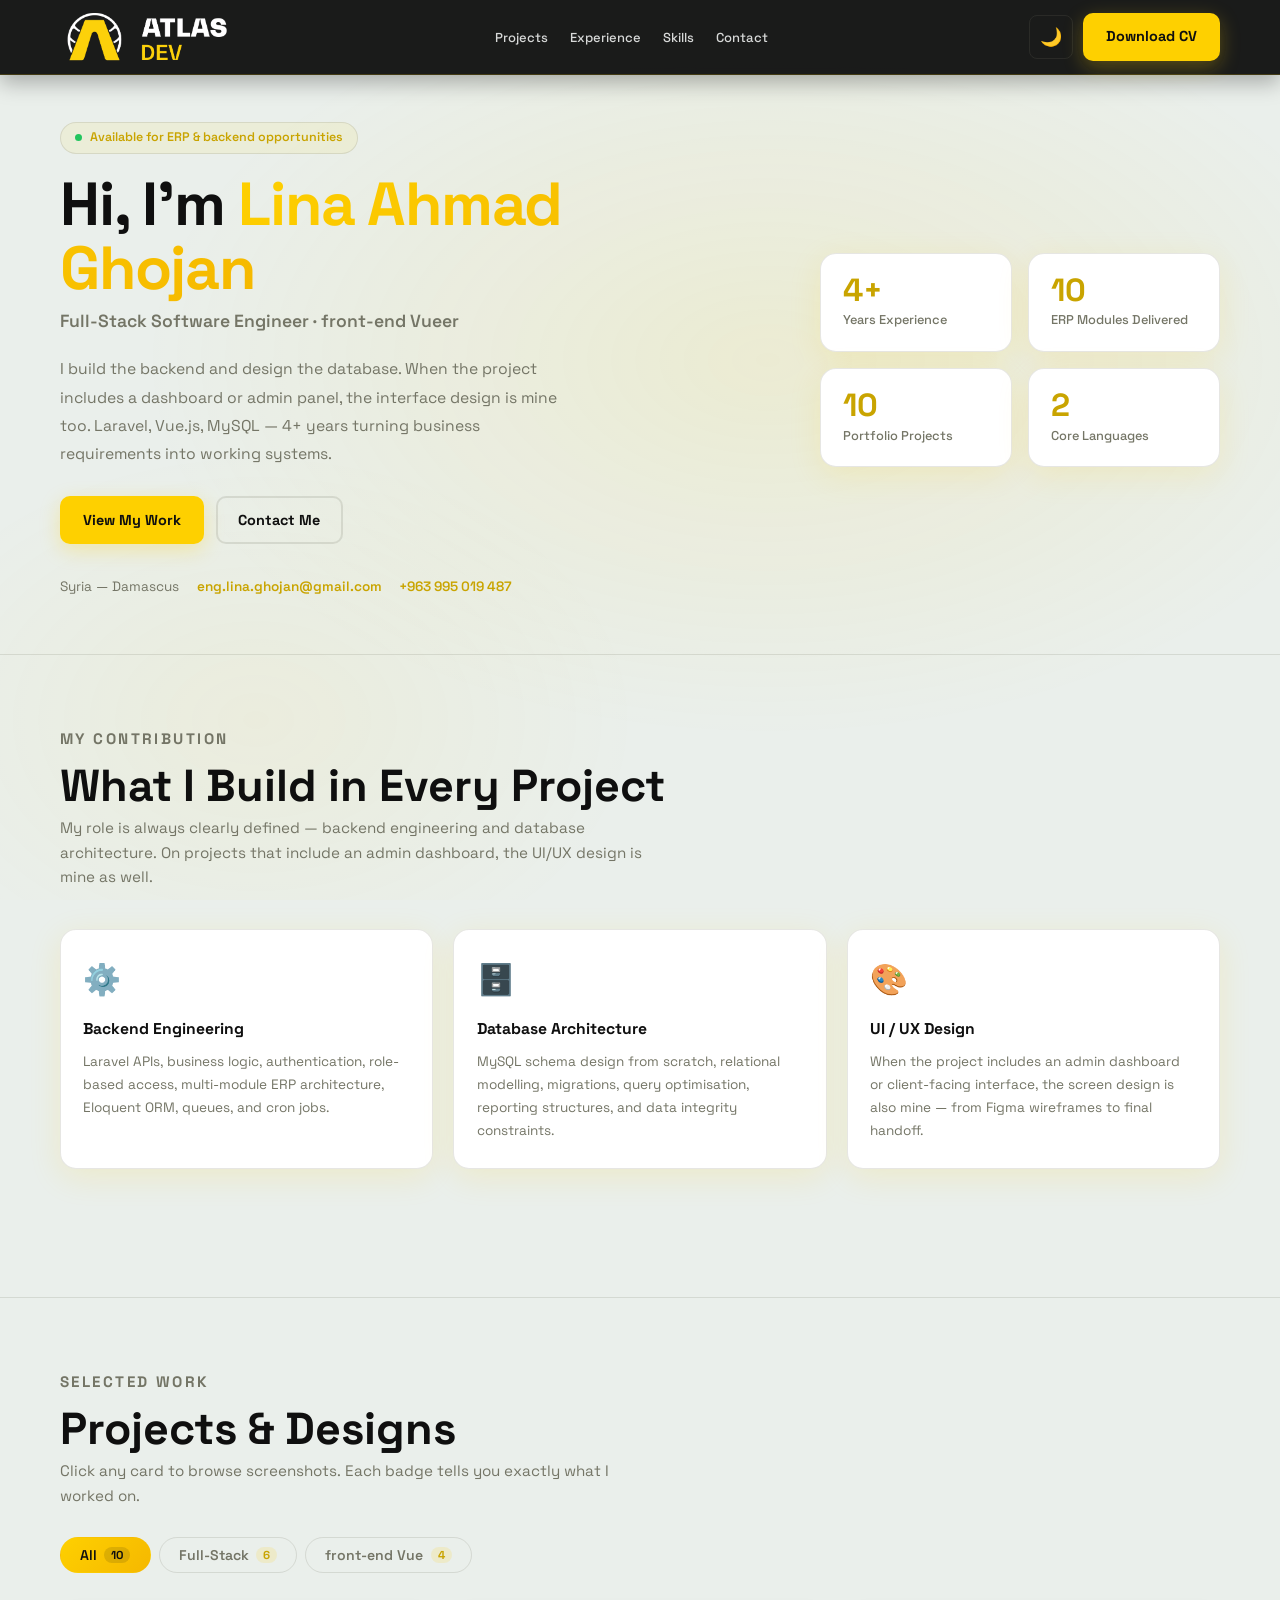
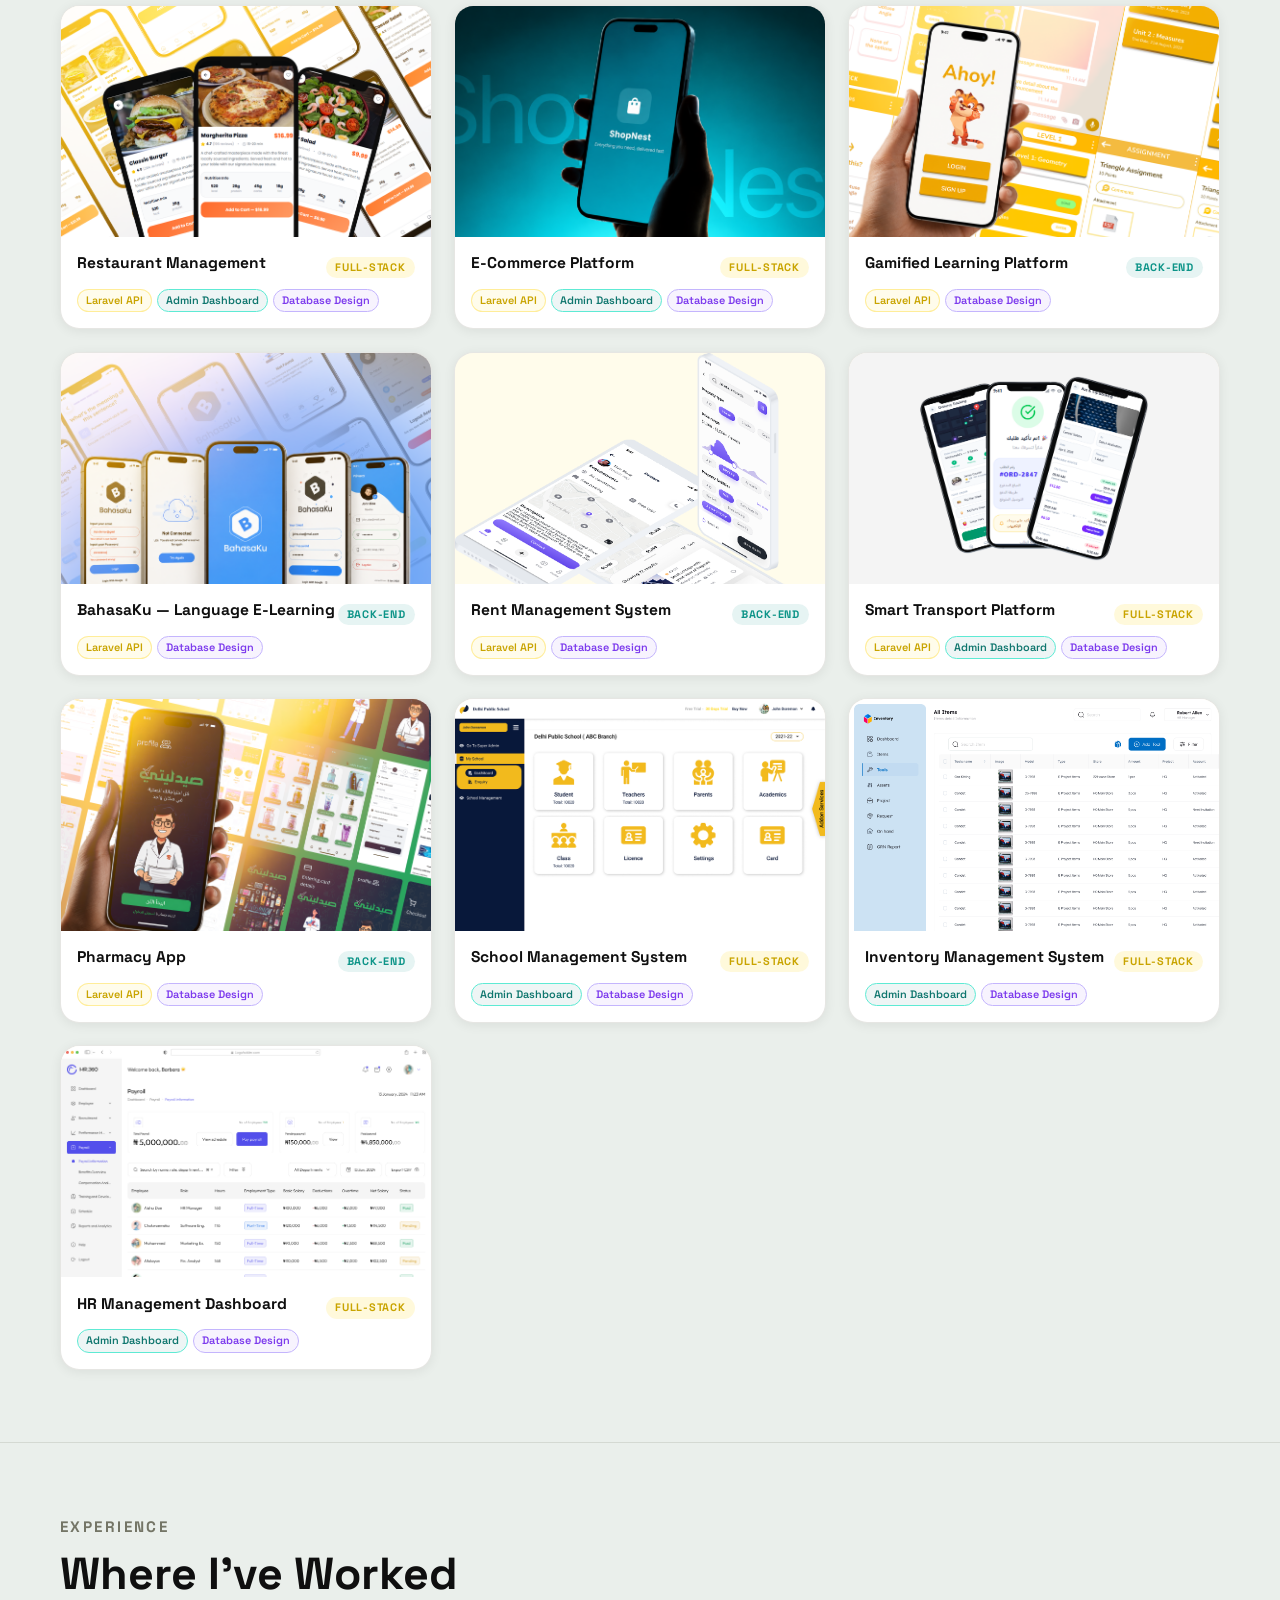
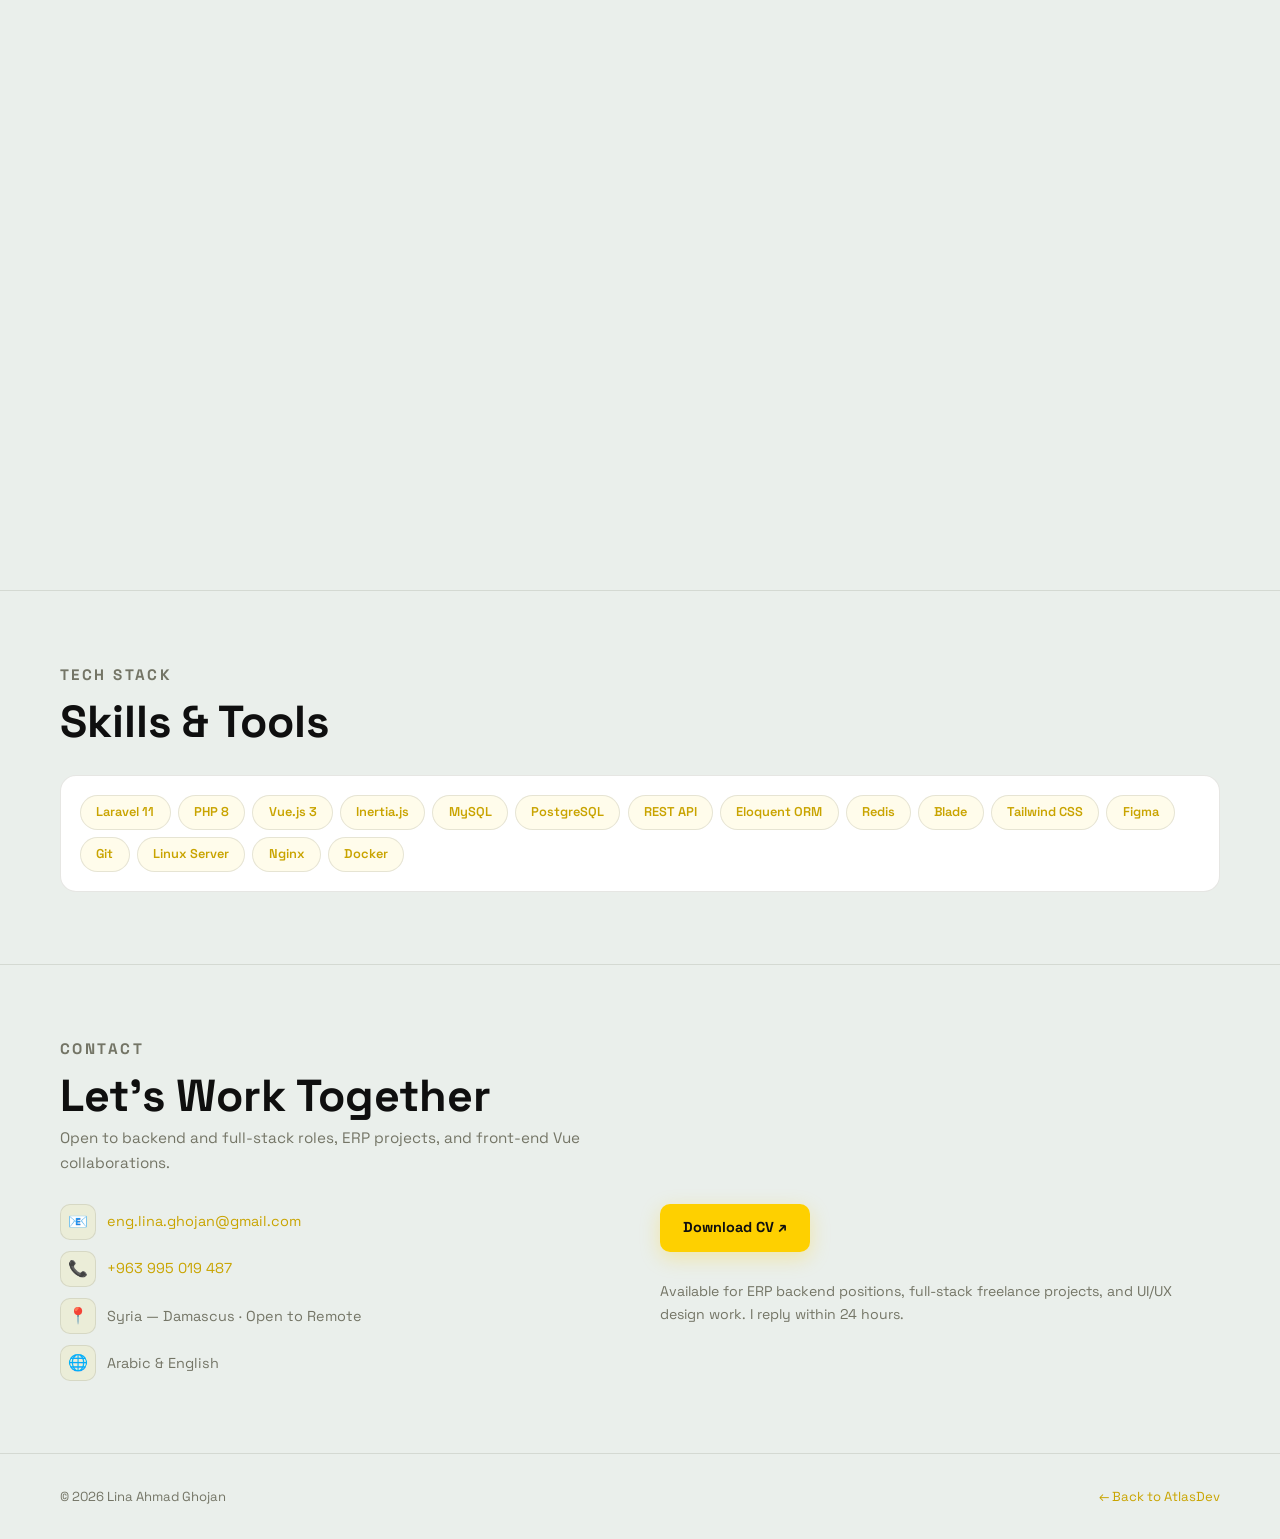
<file: lina-ahmad-ghojan/index.html>
<!doctype html>
<html lang="en" data-theme="light">

<head>
  <meta charset="UTF-8">
  <meta name="viewport" content="width=device-width, initial-scale=1.0">
  <title>Lina Ahmad Ghojan — Software Engineer & front-end Vueer</title>
  <meta name="description"
    content="Portfolio of Lina Ahmad Ghojan — Full-Stack Engineer (Laravel · Vue.js · MySQL) and UI/UX Designer with 4+ years of experience.">
  <meta name="robots" content="index, follow, max-image-preview:large, max-snippet:-1, max-video-preview:-1">
  <meta name="author" content="Lina Ahmad Ghojan">
  <meta name="theme-color" content="#0F0F0F">
  <meta property="og:type" content="profile">
  <meta property="og:site_name" content="AtlasDev">
  <meta property="og:title" content="Lina Ahmad Ghojan — Software Engineer & Front-End Specialist">
  <meta property="og:description"
    content="Portfolio of Lina Ahmad Ghojan — Full-Stack Engineer and UI/UX Designer building Laravel, Vue.js, and product design work.">
  <meta property="og:url" content="https://atlasdev.tech/lina-ahmad-ghojan/index.html">
  <meta property="og:image" content="https://atlasdev.tech/lina-ahmad-ghojan/1-resturant/1.png">
  <meta property="og:image:alt" content="Portfolio preview by Lina Ahmad Ghojan">
  <meta name="twitter:card" content="summary_large_image">
  <meta name="twitter:title" content="Lina Ahmad Ghojan — Software Engineer & Front-End Specialist">
  <meta name="twitter:description"
    content="Portfolio of Lina Ahmad Ghojan — Full-Stack Engineer and UI/UX Designer building Laravel, Vue.js, and product design work.">
  <meta name="twitter:image" content="https://atlasdev.tech/lina-ahmad-ghojan/1-resturant/1.png">
  <link rel="canonical" href="https://atlasdev.tech/lina-ahmad-ghojan/index.html">
  <script type="application/ld+json">
    {
      "@context": "https://schema.org",
      "@graph": [
        {
          "@type": "Person",
          "@id": "https://atlasdev.tech/lina-ahmad-ghojan/index.html#person",
          "name": "Lina Ahmad Ghojan",
          "jobTitle": "Full-Stack Engineer and UI/UX Designer",
          "url": "https://atlasdev.tech/lina-ahmad-ghojan/index.html",
          "worksFor": {
            "@type": "Organization",
            "name": "AtlasDev"
          },
          "knowsAbout": ["Laravel", "Vue.js", "MySQL", "UI/UX Design", "Frontend Development"]
        },
        {
          "@type": "CollectionPage",
          "@id": "https://atlasdev.tech/lina-ahmad-ghojan/index.html#webpage",
          "url": "https://atlasdev.tech/lina-ahmad-ghojan/index.html",
          "name": "Lina Ahmad Ghojan Portfolio",
          "description": "Portfolio of Lina Ahmad Ghojan showcasing product design, dashboard, e-commerce, education, and business system work.",
          "about": {
            "@id": "https://atlasdev.tech/lina-ahmad-ghojan/index.html#person"
          }
        }
      ]
    }
  </script>
  <link rel="icon" type="image/png" href="../logo/logo4.png" />
  <link rel="preconnect" href="https://fonts.googleapis.com">
  <link rel="preconnect" href="https://fonts.gstatic.com" crossorigin>
  <link href="https://fonts.googleapis.com/css2?family=Space+Grotesk:wght@400;500;600;700&display=swap"
    rel="stylesheet">
  <link rel="stylesheet" href="styles.css">
  <style>
    /* ══════════════════════════════════════════
       PORTFOLIO GALLERY EXTENSIONS
    ══════════════════════════════════════════ */

    /* ── Hero ── */
    .hero-inner {
      display: grid;
      grid-template-columns: 1fr 400px;
      gap: 4rem;
      align-items: center;
      padding: 3rem 0 3.5rem;
    }

    .hero-badge {
      display: inline-flex;
      align-items: center;
      gap: 8px;
      padding: 5px 14px;
      border-radius: 999px;
      background: var(--blue-50);
      border: 1px solid var(--line);
      font-size: 0.78rem;
      font-weight: 600;
      color: var(--accent-dark);
      margin-bottom: 1.2rem;
    }

    .dot-live {
      width: 7px;
      height: 7px;
      background: #22c55e;
      border-radius: 50%;
      animation: blink 2s infinite;
    }

    @keyframes blink {

      0%,
      100% {
        opacity: 1;
        transform: scale(1);
      }

      50% {
        opacity: .5;
        transform: scale(1.4);
      }
    }

    .hero-name {
      font-size: clamp(2.2rem, 5vw, 3.8rem);
      font-weight: 800;
      line-height: 1.05;
      letter-spacing: -0.02em;
      margin-bottom: 0.4rem;
    }

    .hero-name .accent {
      background: var(--grad);
      -webkit-background-clip: text;
      -webkit-text-fill-color: transparent;
      background-clip: text;
    }

    .hero-title {
      font-size: 1.1rem;
      font-weight: 600;
      color: var(--muted);
      margin-bottom: 1.25rem;
    }

    .hero-para {
      font-size: 0.98rem;
      color: var(--muted);
      max-width: 52ch;
      line-height: 1.8;
      margin-bottom: 1.75rem;
    }

    .hero-actions {
      display: flex;
      gap: 0.75rem;
      flex-wrap: wrap;
      margin-bottom: 2rem;
    }

    .hero-meta {
      display: flex;
      flex-wrap: wrap;
      gap: 1.1rem;
      font-size: 0.85rem;
      color: var(--muted);
    }

    .hero-meta a {
      color: var(--accent-dark);
      text-decoration: none;
    }

    .hero-meta a:hover {
      text-decoration: underline;
    }

    /* stats on right side */
    .stats-grid {
      display: grid;
      grid-template-columns: 1fr 1fr;
      gap: 1rem;
    }

    .stat-card {
      background: var(--card-bg);
      border: 1px solid var(--line);
      border-radius: var(--radius);
      padding: 1.25rem 1.4rem;
      box-shadow: var(--shadow);
      transition: transform 220ms;
    }

    .stat-card:hover {
      transform: translateY(-2px);
    }

    .stat-card .val {
      font-size: 2rem;
      font-weight: 800;
      color: var(--accent-dark);
      line-height: 1;
      margin-bottom: 0.3rem;
    }

    .stat-card .lbl {
      font-size: 0.8rem;
      color: var(--muted);
      font-weight: 500;
    }

    /* ── Contribution cards ── */
    .role-cards {
      display: grid;
      grid-template-columns: repeat(3, 1fr);
      gap: 1.25rem;
      margin: 2.5rem 0 3.5rem;
    }

    .role-card {
      background: var(--card-bg);
      border: 1px solid var(--line);
      border-radius: var(--radius);
      padding: 1.6rem 1.4rem;
      box-shadow: var(--shadow);
      transition: border-color 220ms, transform 220ms;
    }

    .role-card:hover {
      border-color: var(--accent);
      transform: translateY(-3px);
    }

    .role-icon {
      font-size: 1.9rem;
      margin-bottom: 0.8rem;
    }

    .role-card h4 {
      font-size: 0.98rem;
      font-weight: 700;
      margin-bottom: 0.45rem;
    }

    .role-card p {
      font-size: 0.85rem;
      color: var(--muted);
      line-height: 1.7;
    }

    /* ── Section header ── */
    .pg-section-head {
      margin-bottom: 1.8rem;
    }

    .pg-section-head h2 {
      margin-bottom: 0.4rem;
    }

    .pg-section-head p {
      color: var(--muted);
      font-size: 0.95rem;
      max-width: 60ch;
    }

    /* ── Filter tabs ── */
    .filter-tabs {
      display: flex;
      gap: 0.5rem;
      margin-bottom: 2rem;
      flex-wrap: wrap;
    }

    .filter-btn {
      display: inline-flex;
      align-items: center;
      gap: 0.45rem;
      padding: 0.5rem 1.2rem;
      border-radius: 999px;
      font-size: 0.88rem;
      font-weight: 600;
      border: 1.5px solid var(--line);
      background: transparent;
      color: var(--muted);
      cursor: pointer;
      transition: all 180ms;
      font-family: inherit;
    }

    .filter-btn span {
      font-size: 0.72rem;
      background: var(--blue-100);
      color: var(--accent-dark);
      padding: 1px 7px;
      border-radius: 999px;
      font-weight: 700;
    }

    .filter-btn:hover {
      border-color: var(--accent);
      color: var(--accent-dark);
    }

    .filter-btn.active {
      background: var(--grad);
      border-color: transparent;
      color: var(--onyx);
    }

    .filter-btn.active span {
      background: rgba(15, 15, 15, .12);
      color: var(--onyx);
    }

    /* ── Project grid ── */
    .pg-grid {
      display: grid;
      grid-template-columns: repeat(3, 1fr);
      gap: 1.4rem;
    }

    .pg-card {
      background: var(--card-bg);
      border: 1px solid var(--line);
      border-radius: 1.2rem;
      overflow: hidden;
      cursor: pointer;
      transition: transform 260ms, box-shadow 260ms, border-color 260ms;
      box-shadow: 0 2px 12px rgba(15, 15, 15, .07);
    }

    .pg-card:hover {
      transform: translateY(-5px);
      box-shadow: 0 18px 44px rgba(254, 208, 0, .18);
      border-color: var(--accent);
    }

    .pg-thumb {
      width: 100%;
      aspect-ratio: 16/10;
      object-fit: cover;
      object-position: top;
      display: block;
      background: var(--blue-50);
    }

    .pg-info {
      padding: 0.9rem 1rem 1rem;
    }

    .pg-top-row {
      display: flex;
      align-items: center;
      justify-content: space-between;
      margin-bottom: 0.3rem;
    }

    .pg-type-badge {
      font-size: 0.68rem;
      font-weight: 700;
      letter-spacing: 0.07em;
      text-transform: uppercase;
      padding: 2px 9px;
      border-radius: 999px;
    }

    .badge-fullstack {
      background: rgba(254, 208, 0, .14);
      color: var(--accent-dark);
    }

    .badge-design {
      background: rgba(13, 148, 136, .1);
      color: #0d9488;
    }

    .pg-name {
      font-size: 0.97rem;
      font-weight: 700;
      color: var(--text);
      margin-bottom: 0.5rem;
    }

    .pg-roles {
      display: flex;
      flex-wrap: wrap;
      gap: 0.3rem;
    }

    .rp {
      font-size: 0.68rem;
      font-weight: 600;
      padding: 2px 8px;
      border-radius: 999px;
      border: 1px solid;
    }

    .rp-backend {
      color: var(--accent-dark);
      border-color: var(--blue-300);
      background: var(--blue-50);
    }

    .rp-dashboard {
      color: #0f766e;
      border-color: #5eead4;
      background: rgba(15, 118, 110, .07);
    }

    .rp-db {
      color: #7c3aed;
      border-color: #c4b5fd;
      background: rgba(124, 58, 237, .06);
    }

    .rp-design {
      color: #0d9488;
      border-color: #99f6e4;
      background: rgba(13, 148, 136, .06);
    }

    .rp-mobile {
      color: #b45309;
      border-color: #fcd34d;
      background: rgba(180, 83, 9, .06);
    }

    .pg-card.hidden {
      display: none;
    }

    /* ══ MODAL / LIGHTBOX ══════════════════════════ */
    .modal {
      position: fixed;
      inset: 0;
      z-index: 9000;
      display: flex;
      align-items: center;
      justify-content: center;
      background: rgba(15, 15, 15, .88);
      backdrop-filter: blur(7px);
      opacity: 0;
      pointer-events: none;
      transition: opacity 260ms ease;
      padding: 1rem;
    }

    .modal.open {
      opacity: 1;
      pointer-events: all;
    }

    .modal-panel {
      background: var(--card-bg);
      border-radius: 1.4rem;
      width: min(1100px, 98vw);
      height: min(96vh, 960px);
      display: flex;
      flex-direction: column;
      overflow: hidden;
      box-shadow: 0 32px 96px rgba(15, 15, 15, .3);
      transform: scale(.95) translateY(12px);
      transition: transform 280ms cubic-bezier(.34, 1.56, .64, 1);
    }

    .modal.open .modal-panel {
      transform: scale(1) translateY(0);
    }

    /* modal header */
    .modal-header {
      padding: 1.2rem 1.4rem 0.75rem;
      border-bottom: 1px solid var(--line);
      display: flex;
      align-items: flex-start;
      gap: 1rem;
      flex-shrink: 0;
    }

    .modal-header-text {
      flex: 1;
      min-width: 0;
    }

    .modal-title {
      font-size: 1.3rem;
      font-weight: 800;
      color: var(--text);
      margin-bottom: 0.4rem;
    }

    .modal-pills {
      display: flex;
      flex-wrap: wrap;
      gap: 0.3rem;
      margin-bottom: 0.35rem;
    }

    .modal-tags {
      display: flex;
      flex-wrap: wrap;
      gap: 0.3rem;
      margin-bottom: 0.5rem;
    }

    .modal-desc-header {
      font-size: 0.88rem;
      color: var(--muted);
      line-height: 1.65;
      padding: 0.5rem 0.85rem;
      background: var(--blue-50);
      border: 1px solid var(--line);
      border-radius: 0.6rem;
      margin-top: 0.2rem;
    }

    .mtag {
      font-size: 0.7rem;
      font-weight: 600;
      padding: 2px 9px;
      border-radius: 999px;
      background: var(--blue-50);
      color: var(--accent-dark);
      border: 1px solid var(--line);
    }

    .modal-close {
      background: var(--blue-50);
      border: 1px solid var(--line);
      width: 34px;
      height: 34px;
      border-radius: 50%;
      font-size: 1.25rem;
      cursor: pointer;
      display: grid;
      place-items: center;
      color: var(--muted);
      transition: all 160ms;
      flex-shrink: 0;
      font-family: inherit;
      line-height: 1;
    }

    .modal-close:hover {
      background: #fee2e2;
      color: #dc2626;
      border-color: #fca5a5;
    }

    /* image viewer */
    .modal-viewer {
      position: relative;
      flex: 1;
      min-height: 0;
      background: var(--onyx);
      overflow: hidden;
    }

    .slide-img {
      position: absolute;
      inset: 0;
      width: 100%;
      height: 100%;
      object-fit: contain;
      object-position: center center;
      opacity: 0;
      transition: opacity 220ms ease;
      user-select: none;
      -webkit-user-drag: none;
    }

    .slide-img.active {
      opacity: 1;
    }

    /* nav arrows */
    .nav-btn {
      position: absolute;
      top: 50%;
      transform: translateY(-50%);
      z-index: 10;
      background: rgba(255, 255, 255, .92);
      border: 1px solid var(--line);
      border-radius: 50%;
      width: 42px;
      height: 42px;
      font-size: 1.4rem;
      line-height: 1;
      cursor: pointer;
      display: grid;
      place-items: center;
      color: var(--accent-dark);
      transition: all 160ms;
      box-shadow: 0 4px 14px rgba(15, 15, 15, .12);
      font-family: inherit;
    }

    .nav-btn:hover {
      background: var(--accent);
      color: var(--onyx);
      border-color: var(--accent);
    }

    .nav-btn.prev {
      left: 10px;
    }

    .nav-btn.next {
      right: 10px;
    }

    .nav-btn:disabled {
      opacity: .3;
      cursor: not-allowed;
    }

    /* modal footer */
    .modal-footer {
      padding: 0.6rem 1.4rem 0.75rem;
      display: flex;
      align-items: center;
      justify-content: center;
      gap: 1rem;
      border-top: 1px solid var(--line);
      flex-shrink: 0;
    }

    .modal-counter {
      font-size: 0.82rem;
      font-weight: 600;
      color: var(--muted);
    }

    /* dot strip */
    .dot-strip {
      display: flex;
      gap: 5px;
      align-items: center;
      flex-wrap: wrap;
      max-width: 260px;
    }

    .dot-strip button {
      width: 7px;
      height: 7px;
      border-radius: 50%;
      background: var(--line);
      border: none;
      cursor: pointer;
      padding: 0;
      transition: all 160ms;
      flex-shrink: 0;
    }

    .dot-strip button.active {
      background: var(--accent);
      width: 18px;
      border-radius: 4px;
    }

    /* ── Experience ── */
    .exp-list {
      display: flex;
      flex-direction: column;
      gap: 1.25rem;
    }

    .exp-card {
      background: var(--card-bg);
      border: 1px solid var(--line);
      border-radius: var(--radius);
      padding: 1.4rem 1.6rem;
      box-shadow: var(--shadow);
      display: grid;
      grid-template-columns: 120px 1fr;
      gap: 0 1.5rem;
      align-items: start;
    }

    .exp-date {
      font-size: 0.78rem;
      font-weight: 700;
      color: var(--accent-dark);
      text-transform: uppercase;
      letter-spacing: 0.04em;
      padding-top: 3px;
      line-height: 1.5;
    }

    .exp-company {
      font-size: 1rem;
      font-weight: 700;
      margin-bottom: 0.2rem;
    }

    .exp-role {
      font-size: 0.88rem;
      color: var(--accent-dark);
      font-weight: 600;
      margin-bottom: 0.6rem;
    }

    .exp-ul {
      padding-left: 1.1rem;
      display: flex;
      flex-direction: column;
      gap: 0.3rem;
    }

    .exp-ul li {
      font-size: 0.86rem;
      color: var(--muted);
      line-height: 1.65;
    }

    /* ── Skills ── */
    .skills-wrap {
      display: flex;
      flex-wrap: wrap;
      gap: 0.45rem;
      padding: 1.2rem;
      background: var(--card-bg);
      border: 1px solid var(--line);
      border-radius: var(--radius);
    }

    .sk {
      padding: 0.38rem 0.95rem;
      border-radius: 999px;
      font-size: 0.8rem;
      font-weight: 600;
      background: var(--blue-50);
      color: var(--accent-dark);
      border: 1px solid var(--line);
    }

    /* ── Contact ── */
    .contact-wrap {
      display: grid;
      grid-template-columns: 1fr 1fr;
      gap: 2.5rem;
      align-items: start;
    }

    .contact-list {
      display: flex;
      flex-direction: column;
      gap: 0.7rem;
    }

    .contact-row {
      display: flex;
      align-items: center;
      gap: 0.7rem;
      font-size: 0.9rem;
      color: var(--muted);
    }

    .c-icon {
      width: 36px;
      height: 36px;
      border-radius: 10px;
      background: var(--blue-50);
      border: 1px solid var(--line);
      display: grid;
      place-items: center;
      font-size: 1rem;
      flex-shrink: 0;
    }

    .contact-row a {
      color: var(--accent-dark);
      text-decoration: none;
    }

    .contact-row a:hover {
      text-decoration: underline;
    }

    /* ── Spacing helpers ── */
    .section-gap {
      padding-top: 4.5rem;
      padding-bottom: 4.5rem;
    }

    .divider {
      border: none;
      border-top: 1px solid var(--line);
      margin: 0;
    }

    /* ── Responsive ── */
    @media (max-width: 980px) {
      .hero-inner {
        grid-template-columns: 1fr;
        padding-top: 4rem;
      }

      .stats-grid {
        grid-template-columns: repeat(2, 1fr);
        max-width: 480px;
      }

      .role-cards {
        grid-template-columns: 1fr 1fr;
      }

      .pg-grid {
        grid-template-columns: repeat(2, 1fr);
      }

      .contact-wrap {
        grid-template-columns: 1fr;
      }

      .exp-card {
        grid-template-columns: 1fr;
      }
    }

    @media (max-width: 600px) {
      .pg-grid {
        grid-template-columns: 1fr;
      }

      .role-cards {
        grid-template-columns: 1fr;
      }

      .modal-footer {
        flex-direction: column;
        gap: 0.5rem;
        text-align: center;
      }

      .modal-desc {
        text-align: center;
        max-width: none;
      }

      .dot-strip {
        display: none;
      }
    }

    @media (max-width: 680px) {
      .portfolio-nav .nav-links {
        display: none;
      }
    }
  </style>
</head>

<body>

  <!-- ── Header ── -->
  <nav class="portfolio-nav" aria-label="Site navigation">
    <div class="section nav-inner">
      <a href="../default.html" class="logo">
        <img src="../logo/logo1.png" alt="AtlasDev" style="height:52px;width:auto;display:block;">
      </a>
      <ul class="nav-links">
        <li><a href="#projects">Projects</a></li>
        <li><a href="#experience">Experience</a></li>
        <li><a href="#skills">Skills</a></li>
        <li><a href="#contact">Contact</a></li>
      </ul>
      <div class="nav-cta">
        <button class="theme-toggle" id="themeToggle" aria-label="Toggle dark mode" title="Toggle dark mode">🌙</button>
        <a class="btn btn-primary" href="Lina-ghojan-cv.pdf" target="_blank" rel="noreferrer">Download CV</a>
      </div>
    </div>
  </nav>

  <main>

    <!-- ── Hero ── -->
    <section id="hero" class="section">
      <div class="hero-inner">

        <div class="hero-text">
          <div class="hero-badge">
            <span class="dot-live"></span>
            Available for ERP &amp; backend opportunities
          </div>
          <h1 class="hero-name">
            Hi, I'm <span class="accent">Lina Ahmad Ghojan</span>
          </h1>
          <p class="hero-title">Full-Stack Software Engineer · front-end Vueer</p>
          <p class="hero-para">
            I build the backend and design the database.
            When the project includes a dashboard or admin panel, the interface design is mine too.
            Laravel, Vue.js, MySQL — 4+ years turning business requirements into working systems.
          </p>
          <div class="hero-actions">
            <a href="#projects" class="btn btn-primary">View My Work</a>
            <a href="#contact" class="btn btn-outline">Contact Me</a>
          </div>
          <div class="hero-meta">
            <span>Syria — Damascus</span>
            <span><a href="mailto:eng.lina.ghojan@gmail.com">eng.lina.ghojan@gmail.com</a></span>
            <span><a href="tel:+963995019487">+963 995 019 487</a></span>
          </div>
        </div>

        <div class="stats-grid">
          <div class="stat-card">
            <div class="val">4+</div>
            <div class="lbl">Years Experience</div>
          </div>
          <div class="stat-card">
            <div class="val">10</div>
            <div class="lbl">ERP Modules Delivered</div>
          </div>
          <div class="stat-card">
            <div class="val">10</div>
            <div class="lbl">Portfolio Projects</div>
          </div>
          <div class="stat-card">
            <div class="val">2</div>
            <div class="lbl">Core Languages</div>
          </div>
        </div>

      </div>
    </section>

    <hr class="divider">

    <!-- ── What I Do ── -->
    <section id="role" class="section section-gap">
      <div class="pg-section-head">
        <p class="eyebrow">My Contribution</p>
        <h2>What I Build in Every Project</h2>
        <p>
          My role is always clearly defined — backend engineering and database architecture.
          On projects that include an admin dashboard, the UI/UX design is mine as well.
        </p>
      </div>

      <div class="role-cards">
        <div class="role-card">
          <div class="role-icon">⚙️</div>
          <h4>Backend Engineering</h4>
          <p>
            Laravel APIs, business logic, authentication, role-based access, multi-module ERP architecture,
            Eloquent ORM, queues, and cron jobs.
          </p>
        </div>
        <div class="role-card">
          <div class="role-icon">🗄️</div>
          <h4>Database Architecture</h4>
          <p>
            MySQL schema design from scratch, relational modelling, migrations, query optimisation,
            reporting structures, and data integrity constraints.
          </p>
        </div>
        <div class="role-card">
          <div class="role-icon">🎨</div>
          <h4>UI / UX Design</h4>
          <p>
            When the project includes an admin dashboard or client-facing interface, the screen design
            is also mine — from Figma wireframes to final handoff.
          </p>
        </div>
      </div>
    </section>

    <hr class="divider">

    <!-- ── Projects ── -->
    <section id="projects" class="section section-gap">
      <div class="pg-section-head">
        <p class="eyebrow">Selected Work</p>
        <h2>Projects &amp; Designs</h2>
        <p>Click any card to browse screenshots. Each badge tells you exactly what I worked on.</p>
      </div>

      <div class="filter-tabs" role="tablist" aria-label="Filter projects">
        <button class="filter-btn active" data-filter="all" role="tab" aria-selected="true">All <span
            id="cnt-all"></span></button>
        <button class="filter-btn" data-filter="fullstack" role="tab" aria-selected="false">Full-Stack <span
            id="cnt-fs"></span></button>
        <button class="filter-btn" data-filter="design" role="tab" aria-selected="false">front-end Vue <span
            id="cnt-d"></span></button>
      </div>

      <div class="pg-grid" id="projectsGrid" aria-label="Projects gallery"></div>
    </section>

    <hr class="divider">

    <!-- ── Experience ── -->
    <section id="experience" class="section section-gap">
      <div class="pg-section-head">
        <p class="eyebrow">Experience</p>
        <h2>Where I've Worked</h2>
      </div>

      <div class="exp-list">
        <div class="exp-card">
          <div class="exp-date">2021 — Present</div>
          <div>
            <div class="exp-company">CamelCase Company</div>
            <div class="exp-role">Full-Stack Developer — ERP Division</div>
            <ul class="exp-ul">
              <li>Developed and maintained a large-scale ERP system covering 10+ modules: manufacturing, catalog,
                logistics, sales, HR, warehouse, promotions, CRM, compliance, and supplier evaluation.</li>
              <li>Built REST APIs consumed by Vue.js frontend and mobile applications; designed all underlying MySQL
                schemas.</li>
              <li>Designed admin dashboard interfaces for multiple modules using Figma — then collaborated with frontend
                team for implementation.</li>
              <li>Integrated third-party services including payment gateways, shipping providers, and external ERP
                connectors.</li>
              <li>Optimised complex SQL queries, reducing report generation time by over 60%.</li>
            </ul>
          </div>
        </div>

        <div class="exp-card">
          <div class="exp-date">Freelance</div>
          <div>
            <div class="exp-company">Independent Projects</div>
            <div class="exp-role">Full-Stack Developer &amp; front-end Vueer</div>
            <ul class="exp-ul">
              <li>Delivered end-to-end web and mobile systems: Inventory Management, School System, Rent Management,
                Smart Transport, Restaurant Management, and E-Commerce platforms.</li>
              <li>For each project: designed the database schema, built the Laravel backend, and designed all dashboard
                interfaces.</li>
              <li>Created mobile UI kits and app designs (Figma) for HR, pharmacy, learning management, task management,
                and coffee shop apps.</li>
            </ul>
          </div>
        </div>
      </div>
    </section>

    <hr class="divider">

    <!-- ── Skills ── -->
    <section id="skills" class="section section-gap">
      <div class="pg-section-head">
        <p class="eyebrow">Tech Stack</p>
        <h2>Skills &amp; Tools</h2>
      </div>
      <div class="skills-wrap">
        <span class="sk">Laravel 11</span>
        <span class="sk">PHP 8</span>
        <span class="sk">Vue.js 3</span>
        <span class="sk">Inertia.js</span>
        <span class="sk">MySQL</span>
        <span class="sk">PostgreSQL</span>
        <span class="sk">REST API</span>
        <span class="sk">Eloquent ORM</span>
        <span class="sk">Redis</span>
        <span class="sk">Blade</span>
        <span class="sk">Tailwind CSS</span>
        <span class="sk">Figma</span>
        <span class="sk">Git</span>
        <span class="sk">Linux Server</span>
        <span class="sk">Nginx</span>
        <span class="sk">Docker</span>
      </div>
    </section>

    <hr class="divider">

    <!-- ── Contact ── -->
    <section id="contact" class="section section-gap">
      <div class="pg-section-head">
        <p class="eyebrow">Contact</p>
        <h2>Let's Work Together</h2>
        <p>Open to backend and full-stack roles, ERP projects, and front-end Vue collaborations.</p>
      </div>
      <div class="contact-wrap">
        <div class="contact-list">
          <div class="contact-row">
            <div class="c-icon">📧</div><a href="mailto:eng.lina.ghojan@gmail.com">eng.lina.ghojan@gmail.com</a>
          </div>
          <div class="contact-row">
            <div class="c-icon">📞</div><a href="tel:+963995019487">+963 995 019 487</a>
          </div>
          <div class="contact-row">
            <div class="c-icon">📍</div><span>Syria — Damascus · Open to Remote</span>
          </div>
          <div class="contact-row">
            <div class="c-icon">🌐</div><span>Arabic &amp; English</span>
          </div>
        </div>
        <div>
          <a href="Lina-ghojan-cv.pdf" class="btn btn-primary" target="_blank" rel="noreferrer"
            style="margin-bottom:1rem;display:inline-flex;">
            Download CV ↗
          </a>
          <p style="font-size:.88rem;color:var(--muted);line-height:1.7;margin-top:.75rem;">
            Available for ERP backend positions, full-stack freelance projects,
            and UI/UX design work. I reply within 24 hours.
          </p>
        </div>
      </div>
    </section>

  </main>

  <!-- ── Footer ── -->
  <footer style="border-top:1px solid var(--line);padding:2rem 0;">
    <div class="section" style="display:flex;justify-content:space-between;align-items:center;flex-wrap:wrap;gap:1rem;">
      <span style="font-size:.82rem;color:var(--muted);">© 2026 Lina Ahmad Ghojan</span>
      <a href="../default.html" style="font-size:.82rem;color:var(--accent-dark);text-decoration:none;">← Back to
        AtlasDev</a>
    </div>
  </footer>

  <!-- ══ MODAL ══════════════════════════════════════════ -->
  <div class="modal" id="modal" role="dialog" aria-modal="true" aria-labelledby="modalTitle">
    <div class="modal-panel">

      <div class="modal-header">
        <div class="modal-header-text">
          <div class="modal-title" id="modalTitle"></div>
        </div>
        <button class="modal-close" id="modalClose" aria-label="Close viewer">×</button>
      </div>

      <div class="modal-viewer" id="modalViewer" aria-live="polite">
        <button class="nav-btn prev" id="prevBtn" aria-label="Previous screenshot">&#8249;</button>
        <button class="nav-btn next" id="nextBtn" aria-label="Next screenshot">&#8250;</button>
      </div>

      <div class="modal-footer">
        <div class="modal-counter" id="modalCounter">1 / 1</div>
        <div class="dot-strip" id="dotStrip"></div>
      </div>

    </div>
  </div>

  <script>
    'use strict';

    /* ─── Theme (shared with AtlasDev default page) ─── */
    const html = document.documentElement;
    const themeToggle = document.getElementById('themeToggle');
    const savedTheme = localStorage.getItem('atlas-theme') || 'light';
    html.setAttribute('data-theme', savedTheme);

    function updateThemeButton() {
      if (!themeToggle) return;
      const isDark = html.getAttribute('data-theme') === 'dark';
      themeToggle.textContent = isDark ? '☀️' : '🌙';
      themeToggle.setAttribute('aria-label', isDark ? 'Switch to light mode' : 'Switch to dark mode');
      themeToggle.setAttribute('title', isDark ? 'Switch to light mode' : 'Switch to dark mode');
    }

    if (themeToggle) {
      themeToggle.addEventListener('click', () => {
        const next = html.getAttribute('data-theme') === 'dark' ? 'light' : 'dark';
        html.setAttribute('data-theme', next);
        localStorage.setItem('atlas-theme', next);
        updateThemeButton();
      });
    }
    updateThemeButton();
  </script>

  <!-- ══ SCRIPT ════════════════════════════════════════ -->
  <script>
    'use strict';

    /* ─── Project data ──────────────────────────────────── */
    const PROJECTS = [
      {
        name: 'Restaurant Management',
        type: 'fullstack',
        desc: 'Restaurant operations system — menu management, table orders, inventory, kitchen flow, and daily sales reports.',
        roles: ['Laravel API', 'Admin Dashboard', 'Database Design'],
        tags: ['Laravel', 'REST API', 'MySQL'],
        folder: '1-resturant',
        thumb: '1.png',
        images: [
          '1.png', 'Scene 1.png', 'Scene 7.png', 'Scene 8.png', 'Scene.png',
          'All.png', 'isometric-mockups-3.png', 'Mockups 3d Pacific Blue.png'
        ]
      },
      {
        name: 'E-Commerce Platform',
        type: 'fullstack',
        desc: 'Full-featured online shopping platform with product catalog, orders, cart, and multi-vendor management.',
        roles: ['Laravel API', 'Admin Dashboard', 'Database Design'],
        tags: ['Laravel', 'REST API', 'MySQL'],
        folder: '2-ecommerce',
        thumb: '1.png',
        images: [
          '1.png', 'Scene 4.png', 'Scene 5.png', 'Scene 7.png', 'Scene 8 (1).png',
          'iPhone.png', '01.png', '02.png', '03.png', '04.png', '05.png', '06.png',
          '07.png', '08.png', '09.png', '10.png', '11.png', '12.png', '13.png', '14.png'
        ]
      },
      {
        name: 'Gamified Learning Platform',
        type: 'design',
        desc: 'Interactive e-learning with gamified modules, assignment tracking, class discussions, and progress analytics.',
        roles: ['Laravel API', 'Database Design'],
        tags: ['Laravel', 'REST API', 'MySQL'],
        folder: '3-Gamified-Learning-Platform',
        thumb: '1.png',
        images: [
          '1.png', 'Dashboard.png', 'Login Page.png', 'Class.png', 'Assignment Dashboard.png',
          'Specific Assignment Page.png', 'Discussion page.png', 'Announcement Page.png',
          'Quick Learn Dashboard.png', 'Quick Learn levels.png',
          'Quick Learn Angle Module 1.png', 'Quick Learn Angle Module 2.png',
          'Quick Learn Angle Module 3.png', 'Scene 1.png', 'Scene 5.png', 'Scene 12.png', 'Scene 13.png'
        ]
      },
      {
        name: 'BahasaKu — Language E-Learning',
        type: 'design',
        desc: 'Mobile e-learning UI kit for local language learning — interactive lessons, progress tracking, and community features.',
        roles: ['Laravel API', 'Database Design'],
        tags: ['Laravel', 'REST API', 'MySQL'],
        folder: '4-[Free] BahasaKu E-learning local language ui kit (Community)',
        thumb: '1.png',
        images: [
          '1.png', '08.png', '11.png', '13.png',
          'Group 47257.png', 'iPhone.png',
          'Scene 1.png', 'Scene 4.png', 'Scene 5.png', 'Scene 7.png', 'Scene 8.png'
        ]
      },
      {
        name: 'Rent Management System',
        type: 'design',
        desc: 'Property rental platform — listing search, tenant profiles, lease tracking, payments, and landlord-tenant chat.',
        roles: ['Laravel API', 'Database Design'],
        tags: ['Laravel', 'REST API', 'MySQL'],
        folder: '5-Rent-Management',
        thumb: '1.png',
        images: [
          '1.png', 'Scene 1.png', 'Scene 4.png', 'Scene 5.png', 'Scene 7.png', 'Scene 8.png',
          'iPhone.png', '08.png', '11.png', '13.png'
        ]
      },
      {
        name: 'Smart Transport Platform',
        type: 'fullstack',
        desc: 'Fleet and route management — vehicle tracking, scheduling, driver management, and operations dashboard.',
        roles: ['Laravel API', 'Admin Dashboard', 'Database Design'],
        tags: ['Laravel', 'REST API', 'MySQL'],
        folder: '6-smart transport platform',
        thumb: '1.png',
        images: [
          '1.png', 'Scene 1.png', 'Scene 4.png', 'Scene 5.png', 'Scene 7.png', 'Scene 8.png', 'Scene 9.png',
          'iPhone.png', '01.png', '02.png', '03.png', '04.png', '05.png', '06.png', '07.png',
          '08.png', '09.png', '10.png', '11.png', '12.png', '13.png', '14.png'
        ]
      },
      {
        name: 'Pharmacy App',
        type: 'design',
        desc: 'Mobile pharmacy e-commerce design — product browsing, cart, checkout, and card payment screens.',
        roles: ['Laravel API', 'Database Design'],
        tags: ['Laravel', 'REST API', 'MySQL'],
        folder: '7-Pharmacy',
        thumb: '1.png',
        images: [
          '1.png', 'Home.png', 'splash.png', 'splash-1.png', 'splash-2.png', 'splash-3.png', 'splash-4.png',
          'Product Page.png', 'Checkout.png', 'Checkout 1.png', 'Checkout 2.png', 'Checkout 3.png',
          'Checkout 4.png', 'Checkout 6.png', 'Checkout 7.png',
          'Card details 1.png', 'Card details 2.png', 'Card details 3.png', 'Card details 4.png', 'Card details 5.png',
          'items1.png', 'items2.png'
        ]
      },
      {
        name: 'School Management System',
        type: 'fullstack',
        desc: 'School administration — enrolment, homework, sessions, billing, events, study materials, and teacher management.',
        roles: ['Admin Dashboard', 'Database Design'],
        tags: ['Laravel', 'REST API', 'MySQL'],
        folder: '8-school',
        thumb: '1.png',
        images: [
          '1.png', 'Login.png', 'Register.png', 'Home Work.png', 'Add New Home Work.png',
          'Events.png', 'Biling(My Plan).png', 'Biling(Credit Card).png', 'Biling(invoice).png',
          'Finance_fees head.png', 'Finance_fees Group.png', 'Sessions.png', 'Sessions-1.png',
          'Study Materials.png', 'Teacher.png', 'Student leave.png',
          'noticeboard.png', 'Organization Profile.png'
        ]
      },
      {
        name: 'Inventory Management System',
        type: 'fullstack',
        desc: 'Inventory tracking platform — assets, tools, items, GRN reports, stock requests, and multi-project management.',
        roles: [ 'Admin Dashboard', 'Database Design'],
        tags: ['Laravel', 'REST API', 'MySQL'],
        folder: '9-Inventory-Management-System-',
        thumb: '1.png',
        images: [
          '1.png', '01 Login.png', '02 Forgot Password.png', '03 Enter OTP.png', '04 Login Successfull.png',
          '05 Dashboard.png', 'All Items.png', 'Assets.png', 'Create Item.png',
          'Edit items.png', 'Edit Assets.png', 'Edit tools.png',
          'Filter Item.png', 'Filter Assets.png', 'Filter Tool.png',
          'GRN Report.png', 'GRN Report-1.png', 'GRN Report-2.png',
          'On-use.png', 'Project.png', 'Request.png', 'Return.png', 'Table.png',
          'Add New Assets.png', 'Add New Tool.png'
        ]
      },
      {
        name: 'HR Management Dashboard',
        type: 'fullstack',
        desc: 'HR management dashboard design — attendance tracking, payroll, and internal messaging.',
        roles: [ 'Admin Dashboard', 'Database Design'],
        tags: ['Laravel', 'REST API', 'MySQL'],
        folder: '10-HR Management Dashboard (Community)',
        thumb: 'payroll.png',
        images: ['payroll.png', 'employee attendance.png', 'message.png', 'message-1.png']
      }
    ];

    /* ─── Helpers ──────────────────────────────────────── */
    function imgSrc(folder, file) {
      return encodeURIComponent(folder) + '/' + encodeURIComponent(file);
    }

    const ROLE_CLASSES = {
      'Laravel API': 'rp rp-backend',
      'Admin Dashboard': 'rp rp-dashboard',
      'Database Design': 'rp rp-db',
      'Web': 'rp rp-design',
      'front-end Vue': 'rp rp-mobile'
    };

    /* ─── Build grid ────────────────────────────────────── */
    (function buildGrid() {
      const grid = document.getElementById('projectsGrid');
      const fsArr = PROJECTS.filter(p => p.type === 'fullstack');
      const dArr = PROJECTS.filter(p => p.type === 'design');

      document.getElementById('cnt-all').textContent = PROJECTS.length;
      document.getElementById('cnt-fs').textContent = fsArr.length;
      document.getElementById('cnt-d').textContent = dArr.length;

      PROJECTS.forEach((p, idx) => {
        const card = document.createElement('article');
        card.className = 'pg-card';
        card.dataset.type = p.type;
        card.dataset.index = idx;
        card.setAttribute('role', 'button');
        card.setAttribute('tabindex', '0');
        card.setAttribute('aria-label', 'Open ' + p.name);

        const typeBadge = p.type === 'fullstack' ? 'badge-fullstack' : 'badge-design';
        const typeLabel = p.type === 'fullstack' ? 'Full-Stack' : ' back-end';
        const rolePills = p.roles.map(r =>
          `<span class="${ROLE_CLASSES[r] || 'rp rp-design'}">${r}</span>`
        ).join('');

        card.innerHTML = `
      <img class="pg-thumb"
           src="${imgSrc(p.folder, p.thumb)}"
           alt="${p.name} thumbnail"
           loading="${idx < 6 ? 'eager' : 'lazy'}">
      <div class="pg-info">
        <div class="pg-top-row">
          <div class="pg-name">${p.name}</div>
          <span class="pg-type-badge ${typeBadge}">${typeLabel}</span>
        </div>
        <div class="pg-roles">${rolePills}</div>
      </div>`;

        card.addEventListener('click', () => openModal(idx));
        card.addEventListener('keydown', e => { if (e.key === 'Enter' || e.key === ' ') { e.preventDefault(); openModal(idx); } });
        grid.appendChild(card);
      });
    })();

    /* ─── Filter ────────────────────────────────────────── */
    document.querySelectorAll('.filter-btn').forEach(btn => {
      btn.addEventListener('click', () => {
        document.querySelectorAll('.filter-btn').forEach(b => {
          b.classList.remove('active');
          b.setAttribute('aria-selected', 'false');
        });
        btn.classList.add('active');
        btn.setAttribute('aria-selected', 'true');

        const f = btn.dataset.filter;
        document.querySelectorAll('.pg-card').forEach(c => {
          c.classList.toggle('hidden', f !== 'all' && c.dataset.type !== f);
        });
      });
    });

    /* ─── Modal state ───────────────────────────────────── */
    let currentIdx = 0;  // project index
    let currentSlide = 0;  // image index

    const modal = document.getElementById('modal');
    const viewer = document.getElementById('modalViewer');
    const prevBtn = document.getElementById('prevBtn');
    const nextBtn = document.getElementById('nextBtn');
    const counter = document.getElementById('modalCounter');
    const dotStrip = document.getElementById('dotStrip');

    /* ─── Open modal ────────────────────────────────────── */
    function openModal(projectIdx) {
      currentIdx = projectIdx;
      currentSlide = 0;

      const p = PROJECTS[projectIdx];

      // Header info
      document.getElementById('modalTitle').textContent = p.name;



      // Remove old slides (keep nav buttons)
      viewer.querySelectorAll('.slide-img').forEach(el => el.remove());

      // Inject slides — only first gets real src, rest get data-src
      p.images.forEach((name, i) => {
        const img = document.createElement('img');
        img.className = 'slide-img' + (i === 0 ? ' active' : '');
        img.alt = `${p.name} — screenshot ${i + 1}`;
        if (i === 0) {
          img.src = imgSrc(p.folder, name);
        } else {
          img.dataset.src = imgSrc(p.folder, name);
        }
        viewer.appendChild(img);
      });

      // Dot strip (max 12 dots to avoid overflow)
      buildDots(p.images.length);

      updateCounter();

      modal.classList.add('open');
      document.body.style.overflow = 'hidden';
      document.getElementById('modalClose').focus();
    }

    /* ─── Dot strip ─────────────────────────────────────── */
    function buildDots(total) {
      dotStrip.innerHTML = '';
      const showDots = Math.min(total, 16);
      for (let i = 0; i < showDots; i++) {
        const btn = document.createElement('button');
        btn.setAttribute('aria-label', `Go to screenshot ${i + 1}`);
        if (i === 0) btn.classList.add('active');
        btn.addEventListener('click', () => goTo(i));
        dotStrip.appendChild(btn);
      }
    }

    /* ─── Navigate ──────────────────────────────────────── */
    function goTo(n) {
      const slides = viewer.querySelectorAll('.slide-img');
      if (!slides.length) return;
      const total = slides.length;
      if (n < 0) n = total - 1;
      if (n >= total) n = 0;

      slides[currentSlide].classList.remove('active');
      currentSlide = n;
      slides[currentSlide].classList.add('active');

      // Lazy-load current + next
      [currentSlide, (currentSlide + 1) % total].forEach(i => {
        const img = slides[i];
        if (img && img.dataset.src) {
          img.src = img.dataset.src;
          delete img.dataset.src;
        }
      });

      updateCounter();
    }

    function updateCounter() {
      const slides = viewer.querySelectorAll('.slide-img');
      const total = slides.length;
      counter.textContent = `${currentSlide + 1} / ${total}`;

      // Sync dots
      const dots = dotStrip.querySelectorAll('button');
      dots.forEach((d, i) => d.classList.toggle('active', i === currentSlide));
    }

    prevBtn.addEventListener('click', () => goTo(currentSlide - 1));
    nextBtn.addEventListener('click', () => goTo(currentSlide + 1));

    /* ─── Close modal ───────────────────────────────────── */
    function closeModal() {
      modal.classList.remove('open');
      document.body.style.overflow = '';
      // Return focus to the card that was clicked
      const card = document.querySelector(`.pg-card[data-index="${currentIdx}"]`);
      if (card) card.focus();
    }

    document.getElementById('modalClose').addEventListener('click', closeModal);
    modal.addEventListener('click', e => { if (e.target === modal) closeModal(); });

    /* ─── Keyboard ──────────────────────────────────────── */
    document.addEventListener('keydown', e => {
      if (!modal.classList.contains('open')) return;
      if (e.key === 'Escape') closeModal();
      if (e.key === 'ArrowLeft') goTo(currentSlide - 1);
      if (e.key === 'ArrowRight') goTo(currentSlide + 1);
    });

    /* ─── Intersection observer: fade in cards ──────────── */
    const io = new IntersectionObserver(entries => {
      entries.forEach(en => {
        if (en.isIntersecting) {
          en.target.style.opacity = '1';
          en.target.style.transform = 'translateY(0)';
          io.unobserve(en.target);
        }
      });
    }, { threshold: 0.1 });

    document.querySelectorAll('.pg-card, .role-card, .stat-card, .exp-card').forEach(el => {
      el.style.opacity = '0';
      el.style.transform = 'translateY(20px)';
      el.style.transition = 'opacity .45s ease, transform .45s ease';
      io.observe(el);
    });
  </script>

</body>

</html>
</file>
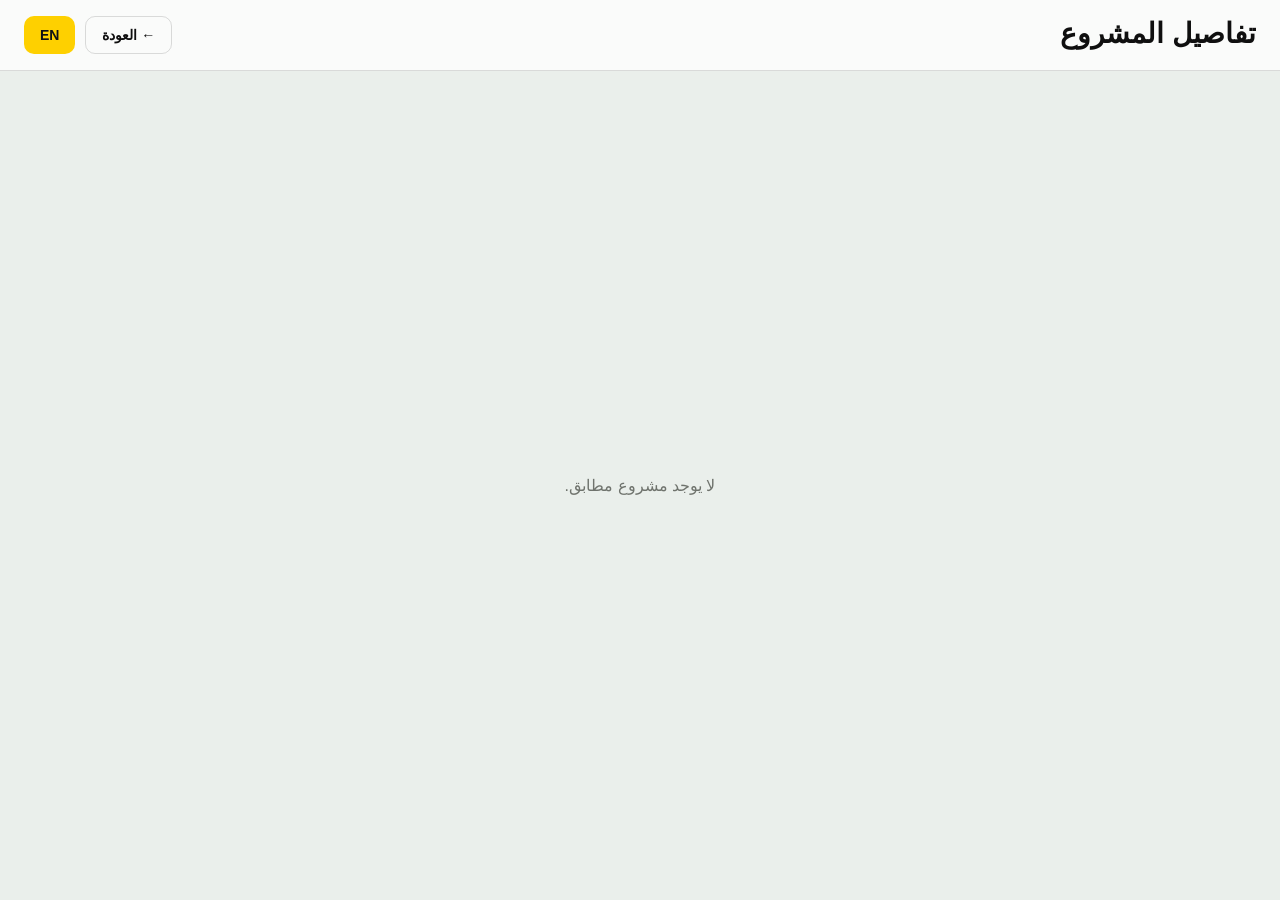
<file: project-details.html>
<!DOCTYPE html>
<html lang="ar" dir="rtl">

<head>
  <meta charset="UTF-8" />
  <meta name="viewport" content="width=device-width, initial-scale=1.0" />
  <meta name="description" id="meta-description"
    content="استعرض تفاصيل مشاريع AtlasDev في Laravel وVue وFlutter مع نبذة عن الحلول التقنية والقطاعات التي نخدمها." />
  <meta name="robots" id="meta-robots" content="index, follow, max-image-preview:large, max-snippet:-1, max-video-preview:-1" />
  <meta name="author" content="AtlasDev" />
  <meta name="theme-color" content="#0F0F0F" />
  <meta property="og:type" content="article" />
  <meta property="og:site_name" content="AtlasDev" />
  <meta property="og:title" id="meta-og-title" content="تفاصيل المشروع | AtlasDev" />
  <meta property="og:description" id="meta-og-description" content="استعرض تفاصيل مشاريع AtlasDev في Laravel وVue وFlutter مع نبذة عن الحلول التقنية والقطاعات التي نخدمها." />
  <meta property="og:url" id="meta-og-url" content="https://atlasdev.tech/project-details.html" />
  <meta property="og:image" id="meta-og-image" content="https://atlasdev.tech/logo/logo4.png" />
  <meta property="og:image:alt" id="meta-og-image-alt" content="AtlasDev project preview" />
  <meta property="og:locale" id="meta-og-locale" content="ar_AE" />
  <meta name="twitter:card" content="summary_large_image" />
  <meta name="twitter:title" id="meta-twitter-title" content="تفاصيل المشروع | AtlasDev" />
  <meta name="twitter:description" id="meta-twitter-description" content="استعرض تفاصيل مشاريع AtlasDev في Laravel وVue وFlutter مع نبذة عن الحلول التقنية والقطاعات التي نخدمها." />
  <meta name="twitter:image" id="meta-twitter-image" content="https://atlasdev.tech/logo/logo4.png" />
  <title>تفاصيل المشروع | AtlasDev</title>
  <link rel="canonical" id="canonical-link" href="https://atlasdev.tech/project-details.html" />
  <link rel="alternate" id="alternate-ar" hreflang="ar" href="https://atlasdev.tech/project-details.html" />
  <link rel="alternate" id="alternate-en" hreflang="en" href="https://atlasdev.tech/project-details.html?lang=en" />
  <link rel="alternate" id="alternate-x-default" hreflang="x-default" href="https://atlasdev.tech/" />
  <script type="application/ld+json" id="project-schema"></script>
  <style>
    :root {
      --bg: #eaefeb;
      --surface: #ffffff;
      --surface-2: #f4f6f4;
      --text: #0f0f0f;
      --muted: #6f736d;
      --accent: #fed000;
      --border: rgba(15, 15, 15, .14);
    }

    * {
      box-sizing: border-box;
      margin: 0;
      padding: 0;
    }

    html, body {
      width: 100%;
      height: 100%;
      background: var(--bg);
      color: var(--text);
      font-family: "Cairo", "Segoe UI", Tahoma, sans-serif;
    }

    body {
      display: flex;
      flex-direction: column;
    }

    .topbar {
      display: flex;
      align-items: center;
      justify-content: space-between;
      gap: 14px;
      padding: 16px 24px;
      background: rgba(255, 255, 255, .78);
      border-bottom: 1px solid var(--border);
      flex-wrap: wrap;
    }

    .title-wrap {
      flex: 1;
    }

    .title-wrap h1 {
      font-size: 28px;
      font-weight: 700;
      margin-bottom: 4px;
    }

    .title-wrap p {
      color: var(--muted);
      font-size: 14px;
    }

    .actions {
      display: flex;
      gap: 10px;
      flex-wrap: wrap;
    }

    .btn {
      display: inline-flex;
      align-items: center;
      justify-content: center;
      gap: 8px;
      text-decoration: none;
      border: 0;
      border-radius: 10px;
      padding: 10px 16px;
      font-size: 14px;
      font-weight: 700;
      white-space: nowrap;
      cursor: pointer;
      transition: all .2s;
    }

    .btn:hover {
      opacity: 0.9;
      transform: translateY(-1px);
    }

    .btn svg {
      width: 18px;
      height: 18px;
      display: block;
      flex-shrink: 0;
    }

    .btn-back {
      background: transparent;
      border: 1px solid var(--border);
      color: var(--text);
    }

    .btn-lang {
      background: var(--accent);
      color: #0f1115;
      font-weight: 700;
    }

    .btn-wa {
      background: #25d366;
      color: #fff;
    }

    .main-content {
      flex: 1;
      overflow: auto;
      display: flex;
      align-items: center;
      justify-content: center;
      padding: 40px 20px;
    }

    .hero-section {
      max-width: 1100px;
      width: 100%;
      display: grid;
      grid-template-columns: 1fr 1fr;
      gap: 40px;
      align-items: center;
    }

    .gallery-container {
      display: flex;
      flex-direction: column;
      gap: 16px;
    }

    .slider-wrapper {
      position: relative;
      border-radius: 16px;
      overflow: hidden;
      background: linear-gradient(135deg, rgba(52, 211, 165, 0.1), rgba(254, 208, 0, 0.08));
      border: 1px solid var(--border);
      aspect-ratio: 4 / 3;
      display: flex;
      align-items: center;
      justify-content: center;
    }

    .slider-image {
      width: 100%;
      height: 100%;
      object-fit: contain;
      object-position: center;
      padding: 20px;
      background: var(--surface);
    }

    .slider-controls {
      display: flex;
      gap: 12px;
      justify-content: center;
      align-items: center;
    }

    .slider-btn {
      width: 44px;
      height: 44px;
      border-radius: 50%;
      border: 1px solid var(--border);
      background: var(--surface);
      color: var(--text);
      cursor: pointer;
      display: flex;
      align-items: center;
      justify-content: center;
      font-size: 20px;
      transition: all .2s;
    }

    .slider-btn:hover {
      background: var(--surface-2);
      border-color: var(--accent);
    }

    .slider-counter {
      color: var(--muted);
      font-size: 14px;
      font-weight: 600;
      min-width: 60px;
      text-align: center;
    }

    .info-section {
      display: flex;
      flex-direction: column;
      gap: 24px;
    }

    .badge {
      display: inline-flex;
      padding: 6px 14px;
      border-radius: 999px;
      border: 1px solid rgba(254, 208, 0, 0.4);
      background: rgba(254, 208, 0, 0.1);
      color: var(--accent);
      font-size: 13px;
      font-weight: 700;
      width: fit-content;
    }

    .desc {
      font-size: 16px;
      color: #1f2329;
      line-height: 1.8;
    }

    .tags {
      display: flex;
      gap: 8px;
      flex-wrap: wrap;
    }

    .tag {
      padding: 7px 13px;
      border-radius: 999px;
      background: rgba(254, 208, 0, 0.12);
      color: #f4ce2a;
      border: 1px solid rgba(254, 208, 0, 0.28);
      font-size: 13px;
      font-weight: 700;
    }

    .empty {
      text-align: center;
      padding: 60px 20px;
      color: var(--muted);
    }

    @media (max-width: 900px) {
      .hero-section {
        grid-template-columns: 1fr;
        gap: 24px;
      }

      .main-content {
        padding: 24px 16px;
      }

      .slider-wrapper {
        aspect-ratio: 1;
      }
    }

    @media (max-width: 600px) {
      .topbar {
        flex-direction: column;
        align-items: flex-start;
        gap: 12px;
      }

      .actions {
        width: 100%;
        gap: 8px;
      }

      .btn {
        flex: 1;
        font-size: 13px;
        padding: 9px 12px;
      }

      .title-wrap h1 {
        font-size: 24px;
      }

      .hero-section {
        gap: 16px;
      }

      .info-section {
        gap: 16px;
      }

      .desc {
        font-size: 15px;
      }
    }
  </style>
</head>

<body>
  <div class="topbar">
    <div class="title-wrap">
      <h1 id="projectTitle">تفاصيل المشروع</h1>
      <p id="projectType">-</p>
    </div>
    <div class="actions">
      <a class="btn btn-back" href="default.html#projects" id="backBtn">← العودة</a>
      <button class="btn btn-lang" id="langBtn" type="button">EN</button>
      <a class="btn btn-wa" id="waBtn" href="#" target="_blank" rel="noopener">
        <svg viewBox="0 0 32 32" aria-hidden="true" focusable="false">
          <path fill="currentColor"
            d="M16.03 5.3c-5.9 0-10.68 4.72-10.68 10.55 0 1.86.49 3.67 1.42 5.28L5.3 26.7l5.74-1.5a10.77 10.77 0 0 0 4.98 1.22h.01c5.89 0 10.67-4.73 10.67-10.56 0-2.82-1.1-5.46-3.12-7.45a10.75 10.75 0 0 0-7.55-3.1zm0 19.33h-.01a8.9 8.9 0 0 1-4.53-1.24l-.33-.19-3.4.89.91-3.31-.21-.34a8.73 8.73 0 0 1-1.35-4.6c0-4.83 3.98-8.77 8.91-8.77 2.38 0 4.61.92 6.29 2.58a8.67 8.67 0 0 1 2.61 6.18c0 4.83-3.99 8.8-8.89 8.8zm4.88-6.61c-.27-.13-1.61-.79-1.86-.88-.25-.09-.43-.13-.61.13-.18.26-.7.88-.86 1.06-.16.18-.31.2-.58.07-.27-.13-1.13-.41-2.16-1.31-.8-.7-1.34-1.56-1.5-1.82-.16-.26-.02-.4.12-.53.12-.12.27-.31.4-.46.13-.15.18-.26.27-.44.09-.18.04-.33-.02-.46-.07-.13-.61-1.46-.84-2-.22-.53-.44-.46-.61-.47h-.52c-.18 0-.46.07-.7.33-.24.26-.92.9-.92 2.2 0 1.3.95 2.56 1.09 2.74.13.18 1.86 2.97 4.52 4.16.63.27 1.12.43 1.51.55.63.2 1.2.17 1.65.1.5-.08 1.61-.66 1.84-1.3.23-.64.23-1.19.16-1.3-.07-.11-.25-.18-.52-.31z" />
        </svg>
        <span id="waLabel">واتساب</span>
      </a>
    </div>
  </div>

  <div class="main-content">
    <div id="contentContainer"></div>
    <div id="emptyState" class="empty" style="display:none">لا يوجد مشروع مطابق.</div>
  </div>

  <script>
    const SITE_URL = 'https://atlasdev.tech';
    const metaDescription = document.getElementById('meta-description');
    const metaRobots = document.getElementById('meta-robots');
    const canonicalLink = document.getElementById('canonical-link');
    const alternateAr = document.getElementById('alternate-ar');
    const alternateEn = document.getElementById('alternate-en');
    const alternateDefault = document.getElementById('alternate-x-default');
    const metaOgTitle = document.getElementById('meta-og-title');
    const metaOgDescription = document.getElementById('meta-og-description');
    const metaOgUrl = document.getElementById('meta-og-url');
    const metaOgImage = document.getElementById('meta-og-image');
    const metaOgImageAlt = document.getElementById('meta-og-image-alt');
    const metaOgLocale = document.getElementById('meta-og-locale');
    const metaTwitterTitle = document.getElementById('meta-twitter-title');
    const metaTwitterDescription = document.getElementById('meta-twitter-description');
    const metaTwitterImage = document.getElementById('meta-twitter-image');
    const schemaNode = document.getElementById('project-schema');
    const translations = {
      ar: {
        pageTitle: 'تفاصيل المشروع | AtlasDev',
        defaultTitle: 'تفاصيل المشروع',
        defaultDescription: 'استعرض تفاصيل مشاريع AtlasDev في Laravel وVue وFlutter مع نبذة عن الحلول التقنية والقطاعات التي نخدمها.',
        back: '← العودة',
        wa: 'واتساب',
        badge: 'شرح المشروع',
        invalid: 'لا يوجد مشروع مطابق.',
        langSwitch: 'EN'
      },
      en: {
        pageTitle: 'Project Details | AtlasDev',
        defaultTitle: 'Project Details',
        defaultDescription: 'Browse AtlasDev project case studies across Laravel, Vue, and Flutter with technical summaries and product scope.',
        back: '← Back',
        wa: 'WhatsApp',
        badge: 'Project Overview',
        invalid: 'No matching project found.',
        langSwitch: 'عربي'
      }
    };

    const projectCatalog = {
      tablemaster: {
        name: { ar: 'TableMaster', en: 'TableMaster' },
        type: { ar: 'تطبيق مطاعم', en: 'Restaurant App' },
        details: {
          ar: 'تطبيق متكامل لإدارة المطاعم مع حجوزات الطاولات، توجيه الطلبات للمطبخ مباشرة، نقطة بيع، تقارير يومية، وإدارة ورديات الموظفين.',
          en: 'Restaurant management app with table reservations, live kitchen order routing, POS cashier, daily revenue reports, and staff shift management.'
        },
        images: ['lina-ahmad-ghojan/1-resturant/1.png', 'lina-ahmad-ghojan/1-resturant/All.png', 'lina-ahmad-ghojan/1-resturant/Scene.png', 'lina-ahmad-ghojan/1-resturant/isometric-mockups-3.png'],
        tags: ['Flutter', 'Laravel', 'MySQL']
      },
      ShopNest: {
        name: { ar: 'ShopHub', en: 'ShopHub' },
        type: { ar: 'تجارة إلكترونية', en: 'E-Commerce' },
        details: {
          ar: 'منصة تجارة إلكترونية كاملة مع كتالوج منتجات وسلة شراء ودفع وتتبع الطلبات ولوحة تحكم إدارية قوية.',
          en: 'Full e-commerce platform with product catalog, cart, checkout, payment gateway integration, order tracking, and a powerful admin dashboard.'
        },
        images: [
          'lina-ahmad-ghojan/2-ecommerce/1.png',
          'lina-ahmad-ghojan/2-ecommerce/Screenshot_2026-05-11-21-30-55-306_com.example.ecommerce.jpg',
          'lina-ahmad-ghojan/2-ecommerce/Screenshot_2026-05-11-21-30-59-031_com.example.ecommerce.jpg',
          'lina-ahmad-ghojan/2-ecommerce/Screenshot_2026-05-11-21-31-03-243_com.example.ecommerce.jpg',
          'lina-ahmad-ghojan/2-ecommerce/Screenshot_2026-05-11-21-31-06-161_com.example.ecommerce.jpg',
          'lina-ahmad-ghojan/2-ecommerce/Screenshot_2026-05-11-21-31-09-700_com.example.ecommerce.jpg',
          'lina-ahmad-ghojan/2-ecommerce/Screenshot_2026-05-11-21-31-17-241_com.example.ecommerce.jpg',
          'lina-ahmad-ghojan/2-ecommerce/Screenshot_2026-05-11-21-31-21-582_com.example.ecommerce.jpg',
          'lina-ahmad-ghojan/2-ecommerce/Screenshot_2026-05-11-21-31-40-668_com.example.ecommerce.jpg',
          'lina-ahmad-ghojan/2-ecommerce/Screenshot_2026-05-11-21-31-46-635_com.example.ecommerce.jpg',
          'lina-ahmad-ghojan/2-ecommerce/Screenshot_2026-05-11-21-32-03-985_com.example.ecommerce.jpg',
          'lina-ahmad-ghojan/2-ecommerce/Screenshot_2026-05-11-21-32-07-289_com.example.ecommerce.jpg',
          'lina-ahmad-ghojan/2-ecommerce/Screenshot_2026-05-11-21-32-13-372_com.example.ecommerce.jpg',
          'lina-ahmad-ghojan/2-ecommerce/Screenshot_2026-05-11-21-32-17-365_com.example.ecommerce.jpg',
          'lina-ahmad-ghojan/2-ecommerce/Screenshot_2026-05-11-21-32-44-955_com.example.ecommerce.jpg',
          'lina-ahmad-ghojan/2-ecommerce/Screenshot_2026-05-11-21-32-48-856_com.example.ecommerce.jpg',
          'lina-ahmad-ghojan/2-ecommerce/Screenshot_2026-05-11-21-32-54-061_com.example.ecommerce.jpg',
          'lina-ahmad-ghojan/2-ecommerce/Screenshot_2026-05-11-21-33-01-043_com.example.ecommerce.jpg',
          'lina-ahmad-ghojan/2-ecommerce/Screenshot_2026-05-11-21-33-05-111_com.example.ecommerce.jpg',
          'lina-ahmad-ghojan/2-ecommerce/Screenshot_2026-05-11-21-33-14-507_com.example.ecommerce.jpg',
          'lina-ahmad-ghojan/2-ecommerce/Screenshot_2026-05-11-21-33-35-295_com.example.ecommerce.jpg',
          'lina-ahmad-ghojan/2-ecommerce/Screenshot_2026-05-11-21-34-00-991_com.example.ecommerce.jpg',
          'lina-ahmad-ghojan/2-ecommerce/Screenshot_2026-05-11-21-34-12-092_com.example.ecommerce.jpg',
          'lina-ahmad-ghojan/2-ecommerce/Screenshot_2026-05-11-21-34-17-012_com.example.ecommerce.jpg',
          'lina-ahmad-ghojan/2-ecommerce/Screenshot_2026-05-11-21-34-24-495_com.example.ecommerce.jpg',
          'lina-ahmad-ghojan/2-ecommerce/Screenshot_2026-05-11-21-34-30-270_com.example.ecommerce.jpg',
          'lina-ahmad-ghojan/2-ecommerce/Screenshot_2026-05-11-21-34-44-285_com.example.ecommerce.jpg',
          'lina-ahmad-ghojan/2-ecommerce/Screenshot_2026-05-11-21-34-48-664_com.example.ecommerce.jpg',
          'lina-ahmad-ghojan/2-ecommerce/Screenshot_2026-05-11-21-34-52-187_com.example.ecommerce.jpg',
          'lina-ahmad-ghojan/2-ecommerce/Screenshot_2026-05-11-21-35-02-949_com.example.ecommerce.jpg',
          'lina-ahmad-ghojan/2-ecommerce/Screenshot_2026-05-11-21-35-15-682_com.example.ecommerce.jpg',
          'lina-ahmad-ghojan/2-ecommerce/Screenshot_2026-05-11-21-35-23-720_com.example.ecommerce.jpg',
          'lina-ahmad-ghojan/2-ecommerce/Screenshot_2026-05-11-21-35-30-803_com.example.ecommerce.jpg',
          'lina-ahmad-ghojan/2-ecommerce/Screenshot_2026-05-11-21-35-36-137_com.example.ecommerce.jpg',
          'lina-ahmad-ghojan/2-ecommerce/Screenshot_2026-05-11-21-35-46-857_com.example.ecommerce.jpg',
          'lina-ahmad-ghojan/2-ecommerce/Screenshot_2026-05-11-21-36-21-405_com.example.ecommerce.jpg',
          'lina-ahmad-ghojan/2-ecommerce/Screenshot_2026-05-11-21-37-27-675_com.example.ecommerce.jpg',
          'lina-ahmad-ghojan/2-ecommerce/Screenshot_2026-05-11-21-37-53-038_com.example.ecommerce.jpg',
          'lina-ahmad-ghojan/2-ecommerce/Screenshot_2026-05-11-21-38-24-798_com.example.ecommerce.jpg'
        ],
        tags: ['Laravel', 'Vue 3', 'Stripe']
      },
      edugame: {
        name: { ar: 'EduGame', en: 'EduGame' },
        type: { ar: 'تعليم تفاعلي', en: 'Gamified Learning' },
        details: {
          ar: 'منصة تعليم تفاعلي بالتحفيز والألعاب تتضمن اختبارات وإنجازات ولوحات صدارة ولوحات واجبات ومتابعة دقيقة لتقدّم الطلاب والمعلمين.',
          en: 'Interactive gamified e-learning platform featuring quizzes, achievements, leaderboards, assignment dashboards, and detailed progress tracking for students and teachers.'
        },
        images: ['lina-ahmad-ghojan/3-Gamified-Learning-Platform/1.png', 'lina-ahmad-ghojan/3-Gamified-Learning-Platform/Dashboard.png', 'lina-ahmad-ghojan/3-Gamified-Learning-Platform/Assignment Dashboard.png', 'lina-ahmad-ghojan/3-Gamified-Learning-Platform/Class.png', 'lina-ahmad-ghojan/3-Gamified-Learning-Platform/Login Page.png', 'lina-ahmad-ghojan/3-Gamified-Learning-Platform/Discussion page.png', 'lina-ahmad-ghojan/3-Gamified-Learning-Platform/Quick Learn Dashboard.png'],
        tags: ['Vue 3', 'Laravel', 'MySQL']
      },
      pharmacy: {
        name: { ar: 'صيدليتي', en: 'PharmaCare' },
        type: { ar: 'إدارة صيدلية', en: 'Pharmacy Management' },
        details: {
          ar: 'نظام إدارة صيدليات احترافي يشمل إدارة مخزون الأدوية والمبيعات ومتابعة الوصفات الطبية وتتبع العملاء والتقارير المالية والأرصدة.',
          en: 'Professional pharmacy management platform featuring medicine inventory management, sales processing, prescription tracking, customer management, financial reports, and account balancing.'
        },
        images: ['lina-ahmad-ghojan/7-Pharmacy/1.png', 'lina-ahmad-ghojan/7-Pharmacy/Home.png', 'lina-ahmad-ghojan/7-Pharmacy/Product Page.png', 'lina-ahmad-ghojan/7-Pharmacy/Card details 1.png', 'lina-ahmad-ghojan/7-Pharmacy/Checkout 1.png', 'lina-ahmad-ghojan/7-Pharmacy/items1.png'],
        tags: ['Laravel', 'Vue 3', 'PostgreSQL']
      },
      bahasaku: {
        name: { ar: 'BahasaKu', en: 'BahasaKu' },
        type: { ar: 'تعليم لغات', en: 'Language Learning' },
        details: {
          ar: 'منصة تعليم لغات محلية متطورة توفر دروساً منظمة واختبارات تفاعلية وتتبع دقيق لتقدم الدارسين مع واجهة سهلة الاستخدام.',
          en: 'Advanced local language learning platform offering organized lessons, interactive quizzes, detailed learner progress tracking, and an intuitive user interface for language mastery.'
        },
        images: ['lina-ahmad-ghojan/4-[Free] BahasaKu E-learning local language ui kit (Community)/1.png', 'lina-ahmad-ghojan/4-[Free] BahasaKu E-learning local language ui kit (Community)/iPhone.png', 'lina-ahmad-ghojan/4-[Free] BahasaKu E-learning local language ui kit (Community)/Scene 1.png', 'lina-ahmad-ghojan/4-[Free] BahasaKu E-learning local language ui kit (Community)/Scene 4.png', 'lina-ahmad-ghojan/4-[Free] BahasaKu E-learning local language ui kit (Community)/Scene 5.png', 'lina-ahmad-ghojan/4-[Free] BahasaKu E-learning local language ui kit (Community)/Scene 7.png'],
        tags: ['Flutter', 'Laravel', 'MySQL']
      },
      rentflow: {
        name: { ar: 'RentFlow', en: 'RentFlow' },
        type: { ar: 'إدارة إيجارات', en: 'Rental Management' },
        details: {
          ar: 'نظام متكامل لإدارة الإيجارات والعقارات مع تتبع المستأجرين والعقود والتحصيل وطلبات الصيانة والتقارير المالية.',
          en: 'Complete property rental management system with tenant tracking, lease contracts, payment collection, maintenance request portal, and financial reporting.'
        },
        images: ['lina-ahmad-ghojan/5-Rent-Management/1.png', 'lina-ahmad-ghojan/5-Rent-Management/Scene 1.png', 'lina-ahmad-ghojan/5-Rent-Management/Scene 4.png', 'lina-ahmad-ghojan/5-Rent-Management/Scene 5.png', 'lina-ahmad-ghojan/5-Rent-Management/Scene 7.png', 'lina-ahmad-ghojan/5-Rent-Management/Scene 8.png'],
        tags: ['Laravel', 'Vue 3', 'PostgreSQL']
      },
      transithub: {
        name: { ar: 'TransitHub', en: 'TransitHub' },
        type: { ar: 'نقل ذكي', en: 'Smart Transport' },
        details: {
          ar: 'منصة نقل ذكي وإدارة أساطيل مع تتبع مباشر للسائقين وتحسين المسارات ومراقبة الوقود وجدولة الصيانة وتحليلات الرحلات.',
          en: 'Smart transport and fleet management platform with live driver tracking, route optimization, fuel monitoring, maintenance scheduling, and trip analytics.'
        },
        images: ['lina-ahmad-ghojan/6-smart%20transport%20platform/1.png', 'lina-ahmad-ghojan/6-smart%20transport%20platform/01.png', 'lina-ahmad-ghojan/6-smart%20transport%20platform/02.png', 'lina-ahmad-ghojan/6-smart%20transport%20platform/03.png', 'lina-ahmad-ghojan/6-smart%20transport%20platform/04.png', 'lina-ahmad-ghojan/6-smart%20transport%20platform/05.png', 'lina-ahmad-ghojan/6-smart%20transport%20platform/Scene 1.png'],
        tags: ['Laravel', 'Vue 3', 'Flutter']
      },
      educare: {
        name: { ar: 'EduCare', en: 'EduCare' },
        type: { ar: 'إدارة تعليم', en: 'Education' },
        details: {
          ar: 'نظام شامل لإدارة المدارس مع سجلات الطلاب والحضور والدرجات والرسوم والواجبات والفعاليات والتواصل مع أولياء الأمور.',
          en: 'Comprehensive school management system with student records, attendance tracking, grade management, billing, homework, events, and parent communication portal.'
        },
        images: ['lina-ahmad-ghojan/8-school/1.png', 'lina-ahmad-ghojan/8-school/Login.png', 'lina-ahmad-ghojan/8-school/Sessions.png', 'lina-ahmad-ghojan/8-school/Teacher.png', 'lina-ahmad-ghojan/8-school/Home Work.png', 'lina-ahmad-ghojan/8-school/Events.png', 'lina-ahmad-ghojan/8-school/Finance_fees head.png', 'lina-ahmad-ghojan/8-school/noticeboard.png'],
        tags: ['Laravel', 'Vue 3', 'MySQL']
      },
      wareflow: {
        name: { ar: 'WareFlow', en: 'WareFlow' },
        type: { ar: 'مخزون ومستودعات', en: 'Inventory Management' },
        details: {
          ar: 'نظام متكامل لإدارة المخزون والمستودعات مع تتبع الأصول والأدوات وتقارير GRN وتخصيص المواد حسب المشروع ومرشحات متقدمة ودعم الباركود.',
          en: 'Full inventory and warehouse management system with asset tracking, tools management, GRN reporting, project-based item allocation, filters, and barcode scanning support.'
        },
        images: ['lina-ahmad-ghojan/9-Inventory-Management-System-/05 Dashboard.png', 'lina-ahmad-ghojan/9-Inventory-Management-System-/1.png', 'lina-ahmad-ghojan/9-Inventory-Management-System-/Assets.png', 'lina-ahmad-ghojan/9-Inventory-Management-System-/All Items.png', 'lina-ahmad-ghojan/9-Inventory-Management-System-/GRN Report.png', 'lina-ahmad-ghojan/9-Inventory-Management-System-/Project.png', 'lina-ahmad-ghojan/9-Inventory-Management-System-/Request.png'],
        tags: ['Laravel', 'Vue 3', 'PostgreSQL']
      },
      staffhub: {
        name: { ar: 'StaffHub', en: 'StaffHub' },
        type: { ar: 'موارد بشرية', en: 'HR Dashboard' },
        details: {
          ar: 'لوحة موارد بشرية لإدارة حضور الموظفين والرواتب والرسائل وتحليلات الأقسام للشركات النامية.',
          en: 'HR management dashboard featuring employee attendance tracking, payroll processing, messaging, and department analytics built for growing teams.'
        },
        images: ['lina-ahmad-ghojan/10-HR Management Dashboard (Community)/payroll.png', 'lina-ahmad-ghojan/10-HR Management Dashboard (Community)/employee attendance.png', 'lina-ahmad-ghojan/10-HR Management Dashboard (Community)/message.png', 'lina-ahmad-ghojan/10-HR Management Dashboard (Community)/message-1.png'],
        tags: ['Laravel', 'Vue 3', 'MySQL']
      }
    };

    const projectAliases = {
      shopnest: 'ShopNest',
      bahasaku: 'bahasaku',
      '2bahasaku': 'bahasaku'
    };

    const catalogKeyByLower = Object.keys(projectCatalog).reduce((acc, key) => {
      acc[key.toLowerCase()] = key;
      return acc;
    }, {});

    function resolveProjectKey(rawKey) {
      if (!rawKey) return null;
      const trimmed = rawKey.trim();
      if (projectCatalog[trimmed]) return trimmed;

      const normalized = trimmed.toLowerCase().replace(/\s+/g, '');
      if (projectAliases[normalized]) return projectAliases[normalized];
      if (catalogKeyByLower[normalized]) return catalogKeyByLower[normalized];

      const withoutLeadingDigits = normalized.replace(/^\d+/, '');
      if (projectAliases[withoutLeadingDigits]) return projectAliases[withoutLeadingDigits];
      if (catalogKeyByLower[withoutLeadingDigits]) return catalogKeyByLower[withoutLeadingDigits];

      return null;
    }

    let currentImageIndex = 0;
    let currentProject = null;

    const params = new URLSearchParams(window.location.search);
    const projectKey = resolveProjectKey(params.get('project'));
    const storedLang = localStorage.getItem('atlas-lang') || 'ar';
    let currentLang = params.get('lang') || storedLang;
    if (!translations[currentLang]) currentLang = 'ar';

    function buildWhatsAppLink(message) {
      return `https://wa.me/971524859625?text=${encodeURIComponent(message)}`;
    }

    function getProjectPageUrl(key, lang) {
      const next = new URL(`${SITE_URL}/project-details.html`);
      if (key) next.searchParams.set('project', key);
      if (lang === 'en') next.searchParams.set('lang', 'en');
      return next.toString();
    }

    function buildProjectSeo(project, lang, key) {
      if (!project || !key) {
        return {
          title: translations[lang].pageTitle,
          description: translations[lang].defaultDescription,
          canonical: `${SITE_URL}/`,
          robots: 'noindex, follow',
          image: `${SITE_URL}/logo/logo4.png`,
          imageAlt: 'AtlasDev logo'
        };
      }

      const title = lang === 'ar'
        ? `${project.name.ar} | ${project.type.ar} | AtlasDev`
        : `${project.name.en} | ${project.type.en} | AtlasDev`;
      const description = lang === 'ar'
        ? `${project.details.ar} تقنيات التنفيذ: ${project.tags.join('، ')}.`
        : `${project.details.en} Delivery stack: ${project.tags.join(', ')}.`;
      const imagePath = project.images[0].replace(/ /g, '%20');

      return {
        title,
        description,
        canonical: getProjectPageUrl(key, lang),
        robots: 'index, follow, max-image-preview:large, max-snippet:-1, max-video-preview:-1',
        image: `${SITE_URL}/${imagePath}`,
        imageAlt: `${project.name[lang]} ${project.type[lang]}`
      };
    }

    function buildProjectSchema(project, lang, key, seo) {
      if (!project || !key) return null;

      return {
        '@context': 'https://schema.org',
        '@graph': [
          {
            '@type': 'Organization',
            '@id': `${SITE_URL}/#organization`,
            name: 'AtlasDev',
            url: `${SITE_URL}/`,
            logo: `${SITE_URL}/logo/logo4.png`,
            email: 'info@atlasdev.tech',
            telephone: '+971524859625',
            availableLanguage: ['ar', 'en']
          },
          {
            '@type': 'BreadcrumbList',
            '@id': `${seo.canonical}#breadcrumbs`,
            itemListElement: [
              {
                '@type': 'ListItem',
                position: 1,
                name: 'AtlasDev',
                item: `${SITE_URL}/`
              },
              {
                '@type': 'ListItem',
                position: 2,
                name: lang === 'ar' ? 'المشاريع' : 'Projects',
                item: `${SITE_URL}/${lang === 'en' ? '?lang=en' : ''}#projects`
              },
              {
                '@type': 'ListItem',
                position: 3,
                name: project.name[lang],
                item: seo.canonical
              }
            ]
          },
          {
            '@type': 'CreativeWork',
            '@id': `${seo.canonical}#case-study`,
            name: project.name[lang],
            headline: seo.title,
            description: seo.description,
            inLanguage: lang,
            image: project.images.map(image => `${SITE_URL}/${image.replace(/ /g, '%20')}`),
            genre: project.type[lang],
            keywords: project.tags.join(', '),
            author: { '@id': `${SITE_URL}/#organization` },
            publisher: { '@id': `${SITE_URL}/#organization` },
            mainEntityOfPage: seo.canonical,
            url: seo.canonical
          }
        ]
      };
    }

    function applyProjectSeo(project, lang, key) {
      const seo = buildProjectSeo(project, lang, key);
      const ogLocale = lang === 'ar' ? 'ar_AE' : 'en_US';

      document.title = seo.title;
      metaDescription.setAttribute('content', seo.description);
      metaRobots.setAttribute('content', seo.robots);
      canonicalLink.setAttribute('href', seo.canonical);
      alternateAr.setAttribute('href', getProjectPageUrl(key, 'ar'));
      alternateEn.setAttribute('href', getProjectPageUrl(key, 'en'));
      alternateDefault.setAttribute('href', getProjectPageUrl(key, 'ar'));
      metaOgTitle.setAttribute('content', seo.title);
      metaOgDescription.setAttribute('content', seo.description);
      metaOgUrl.setAttribute('content', seo.canonical);
      metaOgImage.setAttribute('content', seo.image);
      metaOgImageAlt.setAttribute('content', seo.imageAlt);
      metaOgLocale.setAttribute('content', ogLocale);
      metaTwitterTitle.setAttribute('content', seo.title);
      metaTwitterDescription.setAttribute('content', seo.description);
      metaTwitterImage.setAttribute('content', seo.image);

      const schema = buildProjectSchema(project, lang, key, seo);
      schemaNode.textContent = schema ? JSON.stringify(schema) : '';
    }

    function projectMessage(project, lang) {
      return lang === 'ar'
        ? `مرحباً AtlasDev، أريد مشروع مشابه لـ ${project.name.ar} (${project.type.ar}).`
        : `Hello AtlasDev, I need a project similar to ${project.name.en} (${project.type.en}).`;
    }

    function setUrlLang() {
      const next = new URL(window.location.href);
      next.searchParams.set('lang', currentLang);
      window.history.replaceState({}, '', next);
    }

    function updateSlider() {
      const img = document.getElementById('sliderImage');
      if (img && currentProject) {
        img.src = currentProject.images[currentImageIndex];
        document.getElementById('imageCounter').textContent = `${currentImageIndex + 1} / ${currentProject.images.length}`;
      }
    }

    function nextImage() {
      if (currentProject) {
        currentImageIndex = (currentImageIndex + 1) % currentProject.images.length;
        updateSlider();
      }
    }

    function prevImage() {
      if (currentProject) {
        currentImageIndex = (currentImageIndex - 1 + currentProject.images.length) % currentProject.images.length;
        updateSlider();
      }
    }

    function render() {
      const locale = translations[currentLang];
      document.documentElement.lang = currentLang;
      document.documentElement.dir = currentLang === 'ar' ? 'rtl' : 'ltr';

      document.getElementById('backBtn').textContent = locale.back;
      document.getElementById('waLabel').textContent = locale.wa;
      document.getElementById('langBtn').textContent = locale.langSwitch;

      const project = projectCatalog[projectKey];
      if (!project) {
        applyProjectSeo(null, currentLang, null);
        document.getElementById('projectTitle').textContent = locale.defaultTitle;
        document.getElementById('projectType').textContent = '';
        document.getElementById('contentContainer').style.display = 'none';
        const empty = document.getElementById('emptyState');
        empty.style.display = 'block';
        empty.textContent = locale.invalid;
        document.getElementById('waBtn').style.display = 'none';
        return;
      }

      currentProject = project;
      currentImageIndex = 0;
  applyProjectSeo(project, currentLang, projectKey);

      document.getElementById('projectTitle').textContent = project.name[currentLang];
      document.getElementById('projectType').textContent = project.type[currentLang];

      const container = document.getElementById('contentContainer');
      container.innerHTML = `
        <div class="hero-section">
          <div class="gallery-container">
            <div class="slider-wrapper">
              <img id="sliderImage" class="slider-image" src="${project.images[0]}" alt="${project.name[currentLang]} ${project.type[currentLang]}">
            </div>
            <div class="slider-controls">
              <button class="slider-btn" onclick="prevImage()">←</button>
              <span class="slider-counter" id="imageCounter">1 / ${project.images.length}</span>
              <button class="slider-btn" onclick="nextImage()">→</button>
            </div>
          </div>
          <div class="info-section">
            <span class="badge">${locale.badge}</span>
            <p class="desc">${project.details[currentLang]}</p>
            <div class="tags">${project.tags.map(tag => `<span class="tag">${tag}</span>`).join('')}</div>
          </div>
        </div>
      `;

      document.getElementById('contentContainer').style.display = 'block';
      document.getElementById('emptyState').style.display = 'none';
      document.getElementById('waBtn').href = buildWhatsAppLink(projectMessage(project, currentLang));
      document.getElementById('waBtn').style.display = 'inline-flex';
      
      localStorage.setItem('atlas-lang', currentLang);
      setUrlLang();
    }

    document.getElementById('langBtn').addEventListener('click', () => {
      currentLang = currentLang === 'ar' ? 'en' : 'ar';
      render();
    });

    document.addEventListener('keydown', (e) => {
      if (e.key === 'ArrowRight') prevImage();
      if (e.key === 'ArrowLeft') nextImage();
    });

    render();
  </script>
</body>

</html>
</file>
<file: lina-ahmad-ghojan/styles.css>
:root {
  --font-sans: 'Space Grotesk', sans-serif;
  --bg: #EAEFEB;
  --bg-alt: #F4F6F4;
  --card-bg: #FFFFFF;
  --onyx: #0F0F0F;
  --accent: #FED000;
  --accent-dark: #c9a400;
  --grad: linear-gradient(135deg, #FED000 0%, #f5b800 100%);
  --nav-bg: rgba(15, 15, 15, .95);
  --text: #0F0F0F;
  --muted: #747566;
  --line: rgba(116, 117, 102, .18);
  --border: var(--line);
  --surface: rgba(255, 255, 255, 0.88);
  --shadow: 0 8px 32px rgba(254, 208, 0, .14);
  --radius: 1rem;
  /* Legacy aliases used in page styles */
  --blue-900: #0F0F0F;
  --blue-800: #0F0F0F;
  --blue-700: #747566;
  --blue-600: #c9a400;
  --blue-500: #b89600;
  --blue-400: #FED000;
  --blue-300: rgba(254, 208, 0, .35);
  --blue-100: rgba(254, 208, 0, .14);
  --blue-50: rgba(254, 208, 0, .08);
}

[data-theme="dark"] {
  --bg: #0F0F0F;
  --bg-alt: #181818;
  --card-bg: #1e1e1e;
  --text: #EAEFEB;
  --muted: #9a9b8e;
  --line: rgba(254, 208, 0, .15);
  --border: var(--line);
  --surface: rgba(30, 30, 30, 0.88);
  --shadow: 0 8px 32px rgba(254, 208, 0, .18);
  --blue-900: #EAEFEB;
  --blue-800: #EAEFEB;
  --blue-700: #9a9b8e;
  --blue-600: #FED000;
  --blue-500: #FED000;
  --blue-400: #FED000;
  --blue-300: rgba(254, 208, 0, .35);
  --blue-100: rgba(254, 208, 0, .12);
  --blue-50: rgba(254, 208, 0, .06);
}

*, *::before, *::after { box-sizing: border-box; margin: 0; padding: 0; }

html { scroll-behavior: smooth; }

body {
  font-family: var(--font-sans);
  color: var(--text);
  background: var(--bg);
  min-height: 100vh;
  line-height: 1.6;
  overflow-x: hidden;
  transition: background .3s, color .3s;
  padding-top: 74px;
}

body::before {
  content: "";
  position: fixed;
  inset: 0;
  pointer-events: none;
  z-index: -1;
  background:
    radial-gradient(ellipse 70% 60% at 60% 40%, rgba(254, 208, 0, .10) 0%, transparent 70%),
    radial-gradient(ellipse 50% 50% at 20% 80%, rgba(254, 208, 0, .06) 0%, transparent 60%);
}

::-webkit-scrollbar { width: 6px; }
::-webkit-scrollbar-track { background: var(--bg-alt); }
::-webkit-scrollbar-thumb { background: var(--accent); border-radius: 3px; }

/* ── NAV (AtlasDev default theme) ── */
.portfolio-nav {
  position: fixed;
  top: 0;
  left: 0;
  right: 0;
  z-index: 1000;
  background: var(--nav-bg);
  backdrop-filter: blur(16px);
  border-bottom: 1px solid rgba(254, 208, 0, .18);
  box-shadow: 0 8px 20px rgba(0, 0, 0, .28);
}

.portfolio-nav .nav-inner {
  display: flex;
  align-items: center;
  justify-content: space-between;
  height: 74px;
  gap: 14px;
}

.portfolio-nav .logo {
  display: flex;
  align-items: center;
  text-decoration: none;
  flex-shrink: 0;
}

.portfolio-nav .nav-links {
  display: flex;
  gap: 22px;
  list-style: none;
}

.portfolio-nav .nav-links a {
  font-size: 13px;
  font-weight: 500;
  color: #d7d9d8;
  text-decoration: none;
  transition: color .25s;
  white-space: nowrap;
}

.portfolio-nav .nav-links a:hover {
  color: var(--accent);
}

.portfolio-nav .nav-cta {
  display: flex;
  gap: 10px;
  align-items: center;
  flex-shrink: 0;
}

.theme-toggle {
  width: 44px;
  height: 44px;
  border-radius: 8px;
  border: 1.5px solid var(--border);
  background: transparent;
  cursor: pointer;
  display: grid;
  place-items: center;
  font-size: 18px;
  transition: border-color .25s, background .25s;
  font-family: inherit;
}

.theme-toggle:hover {
  border-color: var(--accent);
  background: rgba(254, 208, 0, .1);
}

/* legacy header class kept for compatibility */
.site-header { display: none; }

.main-nav { display: flex; gap: 1rem; }
.main-nav a {
  color: var(--muted);
  text-decoration: none;
  font-weight: 600;
  font-size: 0.95rem;
  transition: color 200ms;
}
.main-nav a:hover { color: var(--accent-dark); }

/* ── BUTTONS ── */
.btn {
  display: inline-flex;
  align-items: center;
  padding: 0.65rem 1.3rem;
  border-radius: 10px;
  font-weight: 700;
  font-size: 0.9rem;
  text-decoration: none;
  border: 2px solid transparent;
  transition: all 180ms ease;
  cursor: pointer;
  white-space: nowrap;
}
.btn-primary {
  background: var(--accent);
  color: var(--onyx);
  box-shadow: 0 6px 20px rgba(254, 208, 0, .28);
}
.btn-primary:hover {
  transform: translateY(-2px);
  box-shadow: 0 10px 28px rgba(254, 208, 0, .36);
  opacity: .92;
}
.btn-outline {
  border-color: var(--border);
  color: var(--text);
  background: transparent;
}
.btn-outline:hover {
  border-color: var(--accent);
  color: var(--accent-dark);
  background: var(--blue-50);
}

/* ── LAYOUT ── */
.section {
  width: min(1160px, 94vw);
  margin: 0 auto;
}

.section-head { max-width: 68ch; margin-bottom: 2.5rem; }
.section-head p { color: var(--muted); margin-top: 0.5rem; }

.eyebrow {
  text-transform: uppercase;
  letter-spacing: 0.16em;
  font-size: 0.72rem;
  font-weight: 700;
  color: var(--accent-dark);
  margin-bottom: 0.6rem;
}

h1, h2, h3 { line-height: 1.1; }
h2 { font-size: clamp(1.8rem, 3.5vw, 2.8rem); font-weight: 800; }
h3 { font-size: clamp(1.5rem, 2.5vw, 2.2rem); font-weight: 800; }

/* ── HERO ── */
.hero { padding-top: 6rem; }
.hero-text { max-width: 780px; }

.badge {
  display: inline-block;
  background: var(--blue-100);
  color: var(--blue-700);
  font-size: 0.8rem;
  font-weight: 700;
  padding: 0.35rem 0.9rem;
  border-radius: 999px;
  margin-bottom: 1.25rem;
  letter-spacing: 0.04em;
}

.hero h1 {
  font-size: clamp(2.4rem, 6vw, 4.8rem);
  font-weight: 800;
  line-height: 1.05;
  letter-spacing: -0.02em;
  margin-bottom: 1.2rem;
}
.accent {
  background: var(--grad);
  -webkit-background-clip: text;
  -webkit-text-fill-color: transparent;
  background-clip: text;
}

.hero-copy { color: var(--muted); font-size: 1.1rem; max-width: 62ch; margin-bottom: 2rem; }

.hero-actions { display: flex; flex-wrap: wrap; gap: 0.8rem; margin-bottom: 3rem; }

.hero-meta {
  display: flex;
  flex-wrap: wrap;
  gap: 1rem;
  color: var(--muted);
  font-size: 0.92rem;
}

.hero-meta a {
  color: var(--blue-600);
  text-decoration: none;
  font-weight: 600;
}

.hero-meta a:hover {
  text-decoration: underline;
}

.stats {
  list-style: none;
  display: grid;
  grid-template-columns: repeat(4, 1fr);
  gap: 0.75rem;
  margin-top: 2.5rem;
}
.stats li {
  background: var(--surface);
  border: 1px solid var(--line);
  border-radius: var(--radius);
  padding: 1.2rem 1rem;
  box-shadow: var(--shadow);
}
.stats strong { display: block; font-size: 2rem; font-weight: 800; color: var(--blue-600); }
.stats span { color: var(--muted); font-size: 0.85rem; }

/* ── PROJECTS ── */
.project-block {
  margin-bottom: 5rem;
  border: 1px solid var(--line);
  border-radius: 1.5rem;
  overflow: hidden;
  background: var(--surface);
  box-shadow: var(--shadow);
}

.project-intro {
  padding: 2.5rem 2.5rem 2rem;
  border-bottom: 1px solid var(--line);
}
.project-intro h3 { margin: 0.4rem 0 0.9rem; }
.project-intro p { color: var(--muted); max-width: 68ch; margin-bottom: 1rem; }

.project-showcase {
  display: grid;
  grid-template-columns: minmax(300px, 0.88fr) minmax(360px, 1.12fr);
}

.project-showcase-copy {
  border-right: 1px solid rgba(18, 81, 163, 0.1);
  border-bottom: none;
  height: 100%;
  background:
    linear-gradient(180deg, rgba(255, 255, 255, 0.98), rgba(247, 251, 255, 0.92));
}

.project-showcase-copy h3 {
  max-width: 12ch;
  font-size: clamp(1.9rem, 2.3vw, 2.45rem);
  letter-spacing: -0.03em;
}

.project-showcase-copy > p {
  max-width: 38ch;
  font-size: 0.96rem;
}

.project-showcase-media {
  padding: 2.1rem 2rem 1.8rem;
  display: grid;
  gap: 1rem;
  align-content: start;
  background:
    radial-gradient(circle at top right, rgba(122, 180, 245, 0.24), transparent 30%),
    linear-gradient(180deg, rgba(255, 255, 255, 0.94), rgba(240, 247, 255, 0.92));
}

.showcase-group-head {
  display: flex;
  align-items: end;
  justify-content: space-between;
  gap: 1rem;
  padding-top: 0.15rem;
}

.showcase-group-head h4 {
  font-size: 1rem;
  font-weight: 800;
  color: var(--blue-900);
}

.showcase-kicker {
  color: var(--blue-500);
  text-transform: uppercase;
  letter-spacing: 0.14em;
  font-size: 0.68rem;
  font-weight: 800;
}

.showcase-metrics {
  display: grid;
  grid-template-columns: repeat(2, minmax(0, 1fr));
  gap: 0.75rem;
  margin: 1.5rem 0;
}

.metric-pill {
  min-width: 0;
  padding: 0.85rem 0.95rem;
  border-radius: 1rem;
  background: #fff;
  border: 1px solid rgba(18, 81, 163, 0.14);
  box-shadow: 0 12px 24px rgba(11, 31, 58, 0.08);
}

.metric-pill:last-child {
  grid-column: 1 / -1;
}

.metric-pill strong {
  display: block;
  color: var(--blue-700);
  font-size: 0.98rem;
  font-weight: 800;
}

.metric-pill span {
  color: var(--muted);
  font-size: 0.78rem;
}

.showcase-video-grid {
  display: grid;
  grid-template-columns: repeat(2, minmax(0, 1fr));
  gap: 1rem;
}

.media-card,
.shot-card {
  margin: 0;
  border-radius: 1rem;
  overflow: hidden;
  border: 1px solid rgba(18, 81, 163, 0.12);
  background: rgba(255, 255, 255, 0.92);
  box-shadow: 0 14px 28px rgba(11, 31, 58, 0.09);
}

.media-card video,
.shot-card img {
  display: block;
  width: 100%;
  height: 100%;
}

.media-card video {
  background: linear-gradient(180deg, #09101d, #13233d);
  aspect-ratio: 9 / 15;
  object-fit: contain;
}

.media-card figcaption {
  padding: 0.7rem 0.85rem 0.8rem;
  color: var(--muted);
  font-size: 0.8rem;
}

.showcase-shot-grid {
  display: grid;
  grid-template-columns: repeat(2, minmax(0, 1fr));
  gap: 0.85rem;
}

.shot-card {
  min-height: 220px;
  padding: 0.85rem;
  background: linear-gradient(180deg, #f8fbff, #eaf3ff);
}

.shot-card img {
  object-fit: contain;
  border-radius: 0.9rem;
  background: #fff;
}

.shot-card-tall,
.shot-card-wide {
  min-height: 250px;
}

.project-highlights {
  list-style: none;
  display: grid;
  grid-template-columns: 1fr;
  gap: 0.7rem;
  margin-bottom: 1.5rem;
}
.project-highlights li {
  font-size: 0.9rem;
  color: var(--muted);
  padding-left: 1rem;
  position: relative;
  max-width: 38ch;
}
.project-highlights li::before {
  content: '';
  position: absolute;
  left: 0;
  top: 0.55em;
  width: 5px;
  height: 5px;
  border-radius: 50%;
  background: var(--blue-400);
}

.two-col-list {
  grid-template-columns: repeat(auto-fit, minmax(280px, 1fr));
}

.muted-line {
  color: var(--blue-600) !important;
  font-weight: 600;
  margin-bottom: 0.5rem !important;
}

.tag-row { display: flex; flex-wrap: wrap; gap: 0.45rem; }
.tag {
  border: 1px solid var(--blue-300);
  color: var(--blue-700);
  background: var(--blue-50);
  border-radius: 999px;
  padding: 0.25rem 0.7rem;
  font-size: 0.78rem;
  font-weight: 600;
}

.project-showcase .tag-row {
  margin-top: 1.25rem;
}

/* ── PORTFOLIO BOARD ── */
/* ── PORTFOLIO BOARD ── */
.portfolio-board {
  background: #13161e;
  border-radius: 16px;
  padding: 1.1rem;
  box-shadow: 0 28px 50px rgba(5, 12, 30, 0.38);
  border: 1px solid rgba(255, 255, 255, 0.06);
}

.board-row {
  margin-bottom: 0.85rem;
  background: #0d1018;
  border-radius: 12px;
  overflow: hidden;
  border: 1px solid rgba(255, 255, 255, 0.06);
}

.board-row:last-child {
  margin-bottom: 0;
}

.board-row-header {
  display: flex;
  justify-content: space-between;
  align-items: center;
  padding: 0.45rem 0.85rem;
  background: #090c13;
  border-bottom: 1px solid rgba(255, 255, 255, 0.06);
}

.board-row-header h3 {
  color: #c8d2e8;
  font-size: 0.82rem;
  font-weight: 700;
  display: inline-flex;
  gap: 0.4rem;
  align-items: center;
}

.board-row-header .row-icon {
  font-size: 0.78rem;
}

.board-row-header p {
  color: #505870;
  font-size: 0.7rem;
  font-weight: 600;
}

.board-row-grid {
  padding: 0.75rem;
  display: flex;
  flex-wrap: wrap;
  gap: 0.6rem;
  align-items: flex-start;
}

/* ── Cards ── */
.board-card {
  cursor: zoom-in;
  flex: none;
  border: none;
  background: none;
  padding: 0;
  transition: transform 160ms ease, filter 160ms ease;
}

.board-card:hover {
  transform: translateY(-5px);
  filter: brightness(1.08);
}

/* ── Blue cell background (like Figma reference) ── */
.board-cell {
  background: linear-gradient(145deg, #b5c9ed, #c4d5f2);
  border-radius: 12px;
  padding: 14px 11px 12px;
  display: flex;
  align-items: center;
  justify-content: center;
  box-shadow: inset 0 1px 0 rgba(255, 255, 255, 0.35);
}

/* ── iPhone frame ── */
.device-mock.mobile {
  position: relative;
  background: #111216;
  border-radius: 20px;
  padding: 10px 5px 8px;
  border: 1.5px solid #2c2f3a;
  box-shadow:
    inset 0 1px 0 rgba(255, 255, 255, 0.06),
    0 10px 30px rgba(0, 0, 0, 0.7),
    0 2px 6px rgba(0, 0, 0, 0.5);
  display: flex;
  flex-direction: column;
  align-items: center;
  gap: 5px;
}

/* Dynamic island */
.device-mock.mobile::before {
  content: "";
  display: block;
  width: 26px;
  height: 7px;
  background: #070809;
  border-radius: 5px;
  flex-shrink: 0;
}

.device-mock.mobile img {
  display: block;
  width: 82px;
  aspect-ratio: 9 / 19.5;
  object-fit: cover;
  border-radius: 13px;
}

/* ── Browser / desktop frame ── */
.device-mock.desktop {
  background: #12151e;
  border-radius: 8px;
  overflow: hidden;
  border: 1px solid #262a38;
  box-shadow:
    0 10px 32px rgba(0, 0, 0, 0.65),
    0 2px 6px rgba(0, 0, 0, 0.4);
  display: flex;
  flex-direction: column;
}

/* Browser chrome bar */
.device-mock.desktop::before {
  content: "● ● ●";
  display: block;
  height: 18px;
  line-height: 18px;
  padding: 0 8px;
  font-size: 5px;
  letter-spacing: 2.5px;
  color: #3a4055;
  background: #0e1018;
  border-bottom: 1px solid #1e2232;
  flex-shrink: 0;
}

.device-mock.desktop img {
  display: block;
  width: 158px;
  aspect-ratio: 16 / 9;
  object-fit: cover;
}

/* ── ABOUT ── */
.about-section {
  display: grid;
  grid-template-columns: 1fr 1fr;
  gap: 1.5rem;
  align-items: start;
}
.about-content, .about-process {
  background: var(--surface);
  border: 1px solid var(--line);
  border-radius: 1.5rem;
  padding: 2.5rem;
  box-shadow: var(--shadow);
}
.about-content h2 { margin: 0.5rem 0 1rem; }
.about-content p { color: var(--muted); margin-bottom: 1rem; }

.process-list { list-style: none; display: grid; gap: 1.2rem; margin-top: 1rem; }
.process-list li { display: flex; gap: 1rem; align-items: flex-start; }
.step-num {
  min-width: 2.2rem;
  height: 2.2rem;
  background: linear-gradient(135deg, var(--blue-600), var(--blue-400));
  color: #fff;
  border-radius: 50%;
  display: flex;
  align-items: center;
  justify-content: center;
  font-size: 0.78rem;
  font-weight: 800;
  flex-shrink: 0;
}
.process-list strong { display: block; font-size: 0.95rem; margin-bottom: 0.2rem; }
.process-list p { margin: 0; font-size: 0.88rem; color: var(--muted); }

/* ── SKILLS ── */
.skills-section .section-head { margin-bottom: 2rem; }
.skills-grid {
  display: grid;
  grid-template-columns: repeat(auto-fit, minmax(220px, 1fr));
  gap: 1rem;
  margin-bottom: 2rem;
}
.skill-card {
  background: var(--surface);
  border: 1px solid var(--line);
  border-radius: 1rem;
  padding: 1.5rem;
  box-shadow: var(--shadow);
  transition: transform 200ms;
}
.skill-card:hover { transform: translateY(-4px); }
.skill-icon { font-size: 1.8rem; margin-bottom: 0.75rem; }
.skill-card h4 { font-weight: 700; margin-bottom: 0.4rem; font-size: 1rem; }
.skill-card p { color: var(--muted); font-size: 0.88rem; margin: 0; }

.tools-row { display: flex; flex-wrap: wrap; gap: 0.6rem; }
.tool-badge {
  background: var(--blue-600);
  color: #fff;
  border-radius: 999px;
  padding: 0.4rem 1rem;
  font-size: 0.82rem;
  font-weight: 700;
}

/* ── PROJECTS SHOWCASE ── */
.projects-showcase-wrapper {
  display: flex;
  flex-direction: column;
  gap: 2.5rem;
}

.projects-filter-tabs {
  display: flex;
  gap: 0.8rem;
  flex-wrap: wrap;
  padding-bottom: 1.5rem;
  border-bottom: 2px solid var(--line);
}

.filter-tab-btn {
  padding: 0.75rem 1.25rem;
  border: 2px solid transparent;
  background: transparent;
  color: var(--muted);
  font-weight: 700;
  font-size: 0.9rem;
  border-radius: 999px;
  cursor: pointer;
  transition: all 200ms ease;
}

.filter-tab-btn:hover {
  color: var(--blue-600);
  background: var(--blue-50);
}

.filter-tab-btn.active {
  background: linear-gradient(135deg, var(--blue-600), var(--blue-500));
  color: #fff;
  border-color: transparent;
}

.projects-grid {
  display: grid;
  grid-template-columns: 1fr;
  gap: 3rem;
  animation: fadeIn 300ms ease;
}

@keyframes fadeIn {
  from {
    opacity: 0;
    transform: translateY(10px);
  }
  to {
    opacity: 1;
    transform: translateY(0);
  }
}

.project-card {
  background: var(--surface);
  border: 1px solid var(--line);
  border-radius: 2rem;
  overflow: hidden;
  box-shadow: var(--shadow);
  transition: all 300ms ease;
  animation: fadeIn 400ms ease forwards;
  opacity: 0;
}

.project-card.visible {
  opacity: 1;
}

.project-card:hover {
  transform: translateY(-8px);
  box-shadow: 0 12px 48px rgba(18, 81, 163, 0.18);
}

.project-card-header {
  padding: 2.5rem 2.5rem 1.5rem;
  border-bottom: 1px solid var(--line);
  background: linear-gradient(135deg, rgba(240, 247, 255, 0.5), rgba(255, 255, 255, 0.5));
}

.project-card-title-block {
  display: flex;
  gap: 1.5rem;
  align-items: flex-start;
}

.project-icon {
  font-size: 2.5rem;
  flex-shrink: 0;
}

.project-card-header h3 {
  font-size: 1.6rem;
  color: var(--text);
  margin-bottom: 0.5rem;
}

.project-desc {
  color: var(--muted);
  max-width: 65ch;
  font-size: 0.95rem;
  line-height: 1.6;
}

.project-card-stats {
  display: flex;
  gap: 2rem;
  padding: 1.5rem 2.5rem;
  background: rgba(240, 247, 255, 0.4);
  border-bottom: 1px solid var(--line);
}

.stat-mini {
  display: flex;
  flex-direction: column;
  gap: 0.25rem;
}

.stat-mini strong {
  font-size: 1.1rem;
  color: var(--blue-600);
  font-weight: 800;
}

.stat-mini span {
  font-size: 0.8rem;
  color: var(--muted);
  font-weight: 600;
}

.project-card-demo {
  padding: 2rem 2.5rem;
  border-bottom: 1px solid var(--line);
}

.project-card-demo h4 {
  font-size: 0.85rem;
  text-transform: uppercase;
  letter-spacing: 0.12em;
  color: var(--blue-500);
  margin-bottom: 1rem;
  font-weight: 800;
}

.project-card-demo figure {
  margin: 0;
}

.project-card-demo video {
  width: 100%;
  background: linear-gradient(180deg, #09101d, #13233d);
  border-radius: 1.25rem;
  aspect-ratio: 16 / 10;
  object-fit: contain;
}

.project-card-demo figcaption {
  font-size: 0.85rem;
  color: var(--muted);
  margin-top: 1rem;
  font-weight: 500;
}

.project-card-gallery {
  padding: 2rem 2.5rem;
  border-bottom: 1px solid var(--line);
}

.gallery-header {
  display: flex;
  justify-content: space-between;
  align-items: center;
  margin-bottom: 1.5rem;
}

.gallery-header h4 {
  font-size: 1rem;
  color: var(--text);
  font-weight: 700;
}

.screen-count {
  font-size: 0.8rem;
  color: var(--muted);
  background: var(--blue-50);
  padding: 0.4rem 0.8rem;
  border-radius: 999px;
  font-weight: 600;
}

.gallery-grid {
  display: grid;
  grid-template-columns: repeat(auto-fit, minmax(160px, 1fr));
  gap: 1rem;
  align-items: start;
}

.gallery-thumbnail {
  margin: 0;
  border-radius: 0;
  overflow: visible;
  background: transparent;
  border: none;
  box-shadow: none;
  transition: transform 200ms ease;
  cursor: pointer;
}

.gallery-thumbnail:hover {
  transform: translateY(-6px) scale(1.02);
}

.gallery-thumbnail img {
  width: 100%;
  height: auto;
  display: block;
  filter: drop-shadow(0 8px 24px rgba(6,16,30,0.22));
}

.gallery-thumbnail:hover img {
  filter: drop-shadow(0 16px 40px rgba(18,81,163,0.30));
}

.gallery-thumbnail figcaption {
  padding: 0.5rem 0.25rem;
  font-size: 0.72rem;
  color: var(--muted);
  text-align: center;
  font-weight: 600;
  letter-spacing: 0.02em;
}

.project-card-tags {
  display: flex;
  flex-wrap: wrap;
  gap: 0.6rem;
  padding: 1.5rem 2.5rem;
  background: rgba(240, 247, 255, 0.3);
}

.tag-badge {
  display: inline-block;
  padding: 0.5rem 1rem;
  background: linear-gradient(135deg, var(--blue-600), var(--blue-500));
  color: #fff;
  border-radius: 999px;
  font-size: 0.8rem;
  font-weight: 700;
  letter-spacing: 0.03em;
}

/* ── CONTACT ── */
.contact-section {
  background: linear-gradient(135deg, var(--blue-800) 0%, var(--blue-600) 100%);
  border-radius: 2rem;
  overflow: hidden;
  padding: 0;
  margin-bottom: 4rem;
}
.contact-inner {
  padding: 4rem 3rem;
  color: #fff;
}
.contact-inner .eyebrow { color: var(--blue-300); }
.contact-inner h2 { color: #fff; font-size: clamp(2rem, 4vw, 3.2rem); margin: 0.5rem 0 1rem; }
.contact-inner p { color: rgba(255,255,255,0.75); max-width: 56ch; margin-bottom: 2rem; font-size: 1.05rem; }
.contact-actions { display: flex; flex-wrap: wrap; gap: 0.75rem; }
.contact-actions .btn-primary { background: #fff; color: var(--blue-700); box-shadow: none; }
.contact-actions .btn-primary:hover { background: var(--blue-50); }
.contact-actions .btn-outline { border-color: rgba(255,255,255,0.5); color: #fff; }
.contact-actions .btn-outline:hover { background: rgba(255,255,255,0.12); }

/* ── FOOTER ── */
.site-footer {
  text-align: center;
  color: var(--muted);
  padding: 2rem 1rem;
  font-size: 0.9rem;
}

/* ── LIGHTBOX ── */
.lightbox {
  position: fixed;
  inset: 0;
  background: rgba(11,31,58,0.94);
  z-index: 1000;
  display: flex;
  align-items: center;
  justify-content: center;
  padding: 1rem;
}
.lightbox[hidden] { display: none; }
.lb-figure { max-width: 90vw; max-height: 90vh; text-align: center; }
.lb-figure img { max-width: 100%; max-height: 80vh; border-radius: 0.75rem; display: block; }
.lb-figure figcaption { color: rgba(255,255,255,0.75); margin-top: 0.75rem; font-size: 0.9rem; }
.lb-close, .lb-prev, .lb-next {
  position: fixed;
  background: rgba(255,255,255,0.12);
  border: none;
  color: #fff;
  cursor: pointer;
  border-radius: 50%;
  width: 2.8rem;
  height: 2.8rem;
  font-size: 1.4rem;
  display: flex;
  align-items: center;
  justify-content: center;
  transition: background 200ms;
}
.lb-close:hover, .lb-prev:hover, .lb-next:hover { background: rgba(255,255,255,0.25); }
.lb-close { top: 1.5rem; right: 1.5rem; font-size: 1.8rem; }
.lb-prev { left: 1.5rem; top: 50%; transform: translateY(-50%); }
.lb-next { right: 1.5rem; top: 50%; transform: translateY(-50%); }

/* ── RESPONSIVE ── */
@media (max-width: 900px) {
  .about-section { grid-template-columns: 1fr; }
  .stats { grid-template-columns: repeat(2, 1fr); }
  .device-mock.mobile img { width: 68px; }
  .device-mock.desktop img { width: 130px; }
  .project-showcase {
    grid-template-columns: 1fr;
  }
  .project-showcase-copy {
    border-right: none;
    border-bottom: 1px solid var(--line);
  }
  .project-showcase-copy h3,
  .project-showcase-copy > p,
  .project-highlights li {
    max-width: none;
  }
  .showcase-video-grid {
    grid-template-columns: 1fr;
  }
  .showcase-shot-grid {
    grid-template-columns: 1fr 1fr;
  }
  .project-card-header {
    padding: 2rem 1.5rem;
  }
  .project-card-title-block {
    gap: 1rem;
  }
  .project-icon {
    font-size: 2rem;
  }
  .project-card-header h3 {
    font-size: 1.4rem;
  }
  .gallery-grid {
    grid-template-columns: repeat(auto-fit, minmax(140px, 1fr));
  }
}
@media (max-width: 600px) {
  .site-header { border-radius: 1rem; flex-wrap: wrap; justify-content: center; }
  .main-nav { width: 100%; justify-content: center; }
  .stats { grid-template-columns: 1fr 1fr; }
  .project-intro { padding: 1.5rem; }
  .project-showcase-media { padding: 1.25rem; }
  .showcase-group-head {
    flex-direction: column;
    align-items: start;
  }
  .showcase-metrics {
    grid-template-columns: 1fr;
    gap: 0.6rem;
  }
  .metric-pill:last-child {
    grid-column: auto;
  }
  .showcase-shot-grid {
    grid-template-columns: 1fr;
    gap: 0.75rem;
  }
  .shot-card-tall,
  .shot-card-wide {
    grid-column: auto;
    grid-row: auto;
  }
  .shot-card { min-height: 220px; }
  .projects-filter-tabs {
    gap: 0.5rem;
  }
  .filter-tab-btn {
    padding: 0.6rem 0.95rem;
    font-size: 0.8rem;
  }
  .project-card-header {
    padding: 1.5rem;
  }
  .project-card-title-block {
    flex-direction: column;
    gap: 0.75rem;
  }
  .project-icon {
    font-size: 1.8rem;
  }
  .project-card-header h3 {
    font-size: 1.2rem;
  }
  .project-desc {
    font-size: 0.9rem;
  }
  .project-card-stats {
    padding: 1.25rem 1.5rem;
    gap: 1.5rem;
  }
  .project-card-demo {
    padding: 1.5rem;
  }
  .project-card-demo video {
    border-radius: 0.9rem;
  }
  .project-card-gallery {
    padding: 1.5rem;
  }
  .gallery-grid {
    grid-template-columns: repeat(auto-fit, minmax(120px, 1fr));
    gap: 0.75rem;
  }
  .gallery-thumbnail img {
    width: 100%;
    height: auto;
  }
  .project-card-tags {
    padding: 1.25rem 1.5rem;
  }
  .portfolio-board { padding: 0.6rem; }
  .board-row-grid { padding: 0.5rem; gap: 0.4rem; }
  .board-cell { padding: 10px 8px; border-radius: 9px; }
  .device-mock.mobile img { width: 58px; }
  .device-mock.mobile { border-radius: 15px; }
  .device-mock.desktop img { width: 110px; }
  .contact-inner { padding: 2.5rem 1.5rem; }
}
</file>
